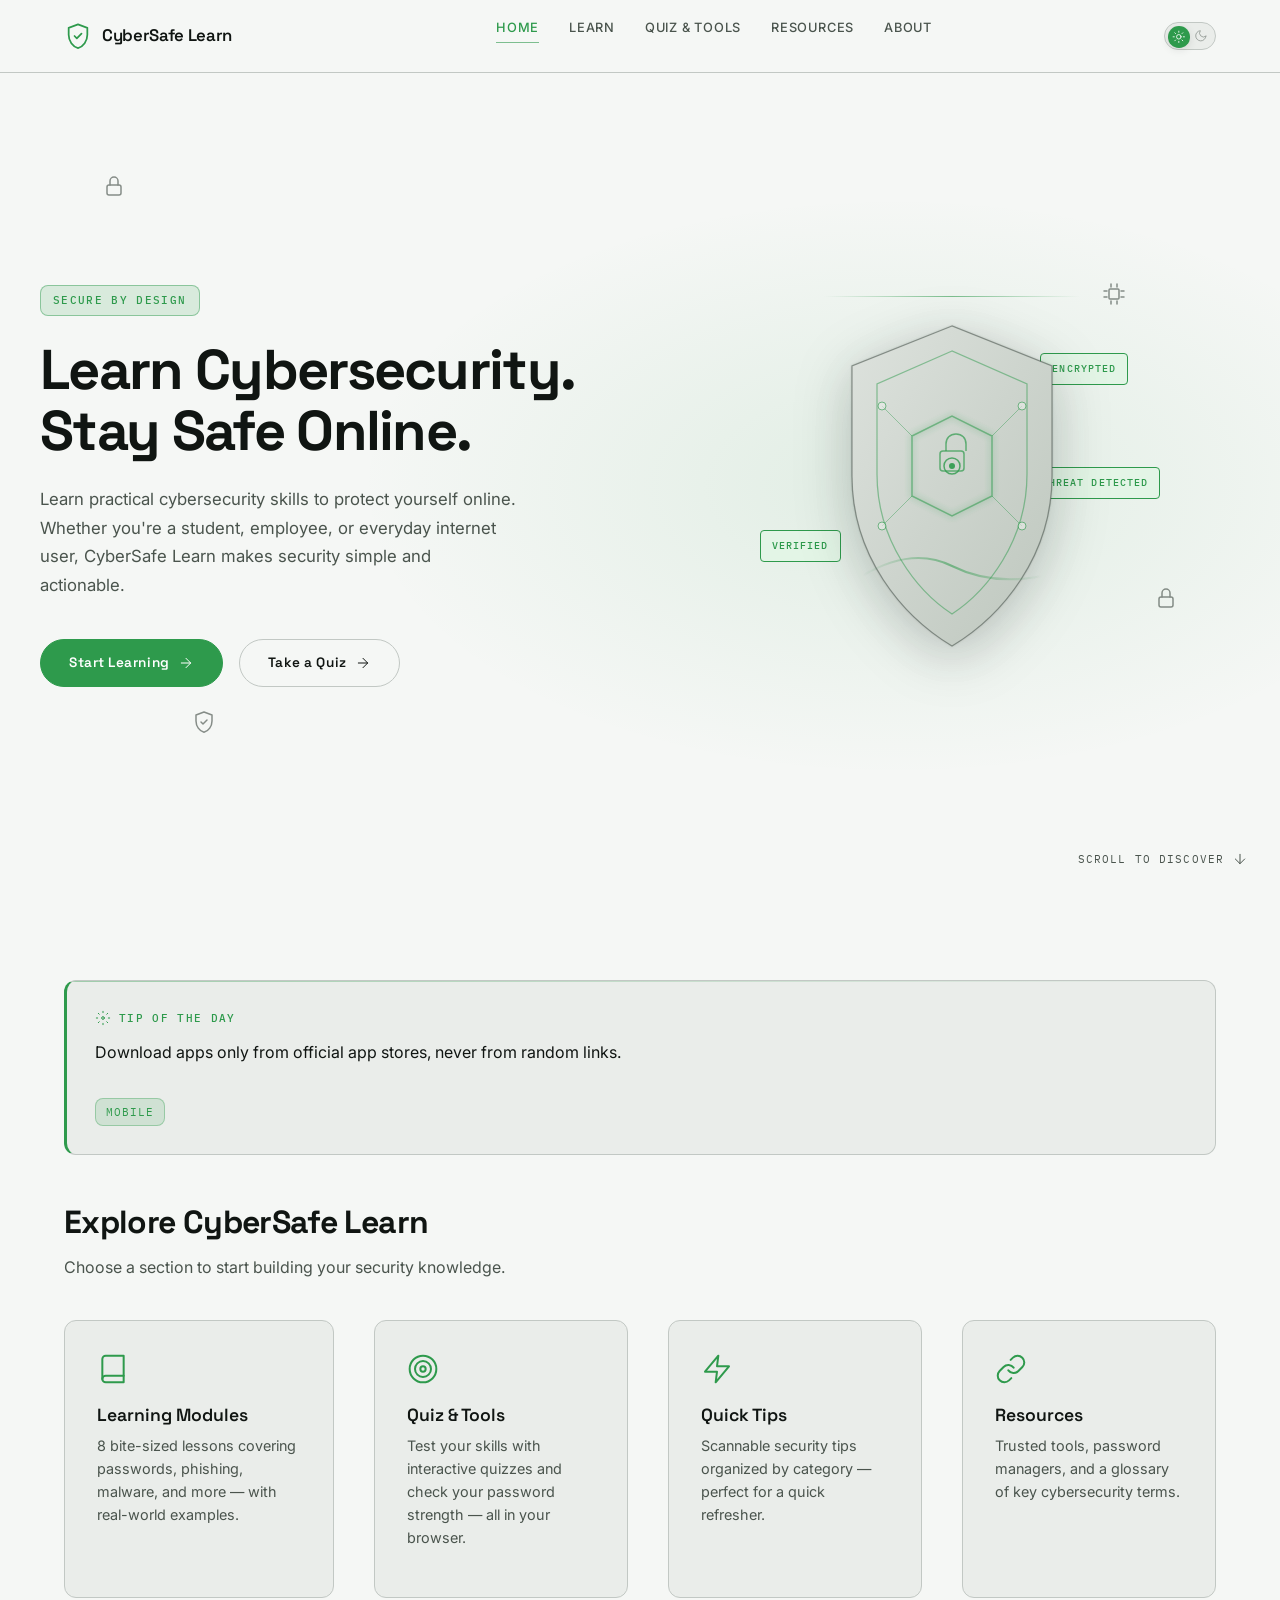
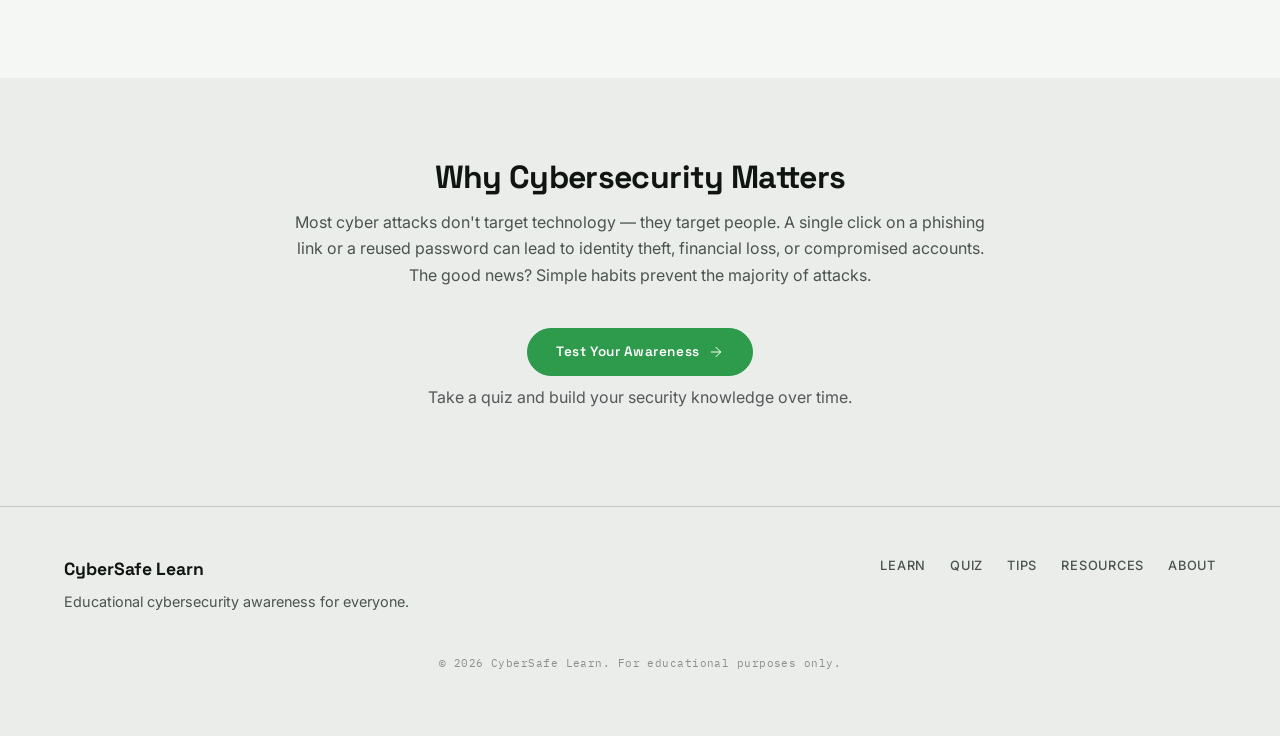
<file: index.html>
<!DOCTYPE html>
<html lang="en">
<head>
    <meta charset="UTF-8">
    <meta name="viewport" content="width=device-width, initial-scale=1.0">
    <meta name="description" content="CyberSafe Learn — Practical cybersecurity awareness for students and everyday internet users.">
    <title>Home | CyberSafe Learn</title>
    <script>
        (function () {
            var key = 'cybersafe-theme';
            var saved = localStorage.getItem(key);
            var theme = saved || (window.matchMedia('(prefers-color-scheme: light)').matches ? 'light' : 'dark');
            if (theme === 'light') document.documentElement.setAttribute('data-theme', 'light');
        })();
    </script>
    <link href="https://cdn.jsdelivr.net/npm/bootstrap@5.3.3/dist/css/bootstrap.min.css" rel="stylesheet">
    <link rel="stylesheet" href="assets/css/style.css">
    <link rel="preconnect" href="https://fonts.googleapis.com">
    <link rel="preconnect" href="https://fonts.gstatic.com" crossorigin>
    <link href="https://fonts.googleapis.com/css2?family=IBM+Plex+Mono:wght@400;500&family=Inter:wght@400;500;600&family=Space+Grotesk:wght@500;600;700&display=swap" rel="stylesheet">
</head>
<body data-page="index">
    <div id="site-header"></div>

    <main id="main-content">
        <section class="hero">
            <div class="hero-floaters" aria-hidden="true">
                <div class="floater floater--1"></div>
                <div class="floater floater--2"></div>
                <div class="floater floater--3"></div>
                <div class="floater floater--4"></div>
            </div>
            <div class="container hero-grid">
                <div class="hero-content">
                    <span class="hero-label data-tag">Secure by Design</span>
                    <h1>Learn Cybersecurity. Stay Safe Online.</h1>
                    <p>Learn practical cybersecurity skills to protect yourself online. Whether you're a student, employee, or everyday internet user, CyberSafe Learn makes security simple and actionable.</p>
                    <div class="hero-actions">
                        <a href="learn.html" class="btn btn-primary">Start Learning</a>
                        <a href="quiz.html" class="btn btn-secondary">Take a Quiz</a>
                    </div>
                </div>
                <div class="hero-visual" aria-hidden="true">
                    <div class="hero-shield-wrap">
                        <div class="hero-scan-line"></div>
                        <span class="hero-data-tag hero-data-tag--1">ENCRYPTED</span>
                        <span class="hero-data-tag hero-data-tag--2">VERIFIED</span>
                        <span class="hero-data-tag hero-data-tag--3">THREAT DETECTED</span>
                        <svg class="hero-shield" viewBox="0 0 320 380" fill="none" xmlns="http://www.w3.org/2000/svg">
                            <defs>
                                <linearGradient id="shieldGrad" x1="0%" y1="0%" x2="100%" y2="100%">
                                    <stop offset="0%" stop-color="var(--shield-grad-1)"/>
                                    <stop offset="50%" stop-color="var(--shield-grad-2)"/>
                                    <stop offset="100%" stop-color="var(--shield-grad-3)"/>
                                </linearGradient>
                                <linearGradient id="glowGrad" x1="0%" y1="0%" x2="100%" y2="0%">
                                    <stop offset="0%" stop-color="var(--shield-accent)" stop-opacity="0"/>
                                    <stop offset="50%" stop-color="var(--shield-accent)" stop-opacity="0.8"/>
                                    <stop offset="100%" stop-color="var(--shield-accent)" stop-opacity="0"/>
                                </linearGradient>
                                <filter id="glow">
                                    <feGaussianBlur stdDeviation="3" result="blur"/>
                                    <feMerge><feMergeNode in="blur"/><feMergeNode in="SourceGraphic"/></feMerge>
                                </filter>
                            </defs>
                            <path d="M160 30 L60 70 L60 180 C60 260 110 320 160 350 C210 320 260 260 260 180 L260 70 Z" fill="url(#shieldGrad)" stroke="var(--shield-stroke-muted)" stroke-width="1"/>
                            <path d="M160 55 L85 88 L85 178 C85 245 125 295 160 318 C195 295 235 245 235 178 L235 88 Z" fill="none" stroke="var(--shield-stroke-accent-faint)" stroke-width="1"/>
                            <path d="M120 140 L160 120 L200 140 L200 200 L160 220 L120 200 Z" fill="none" stroke="var(--shield-accent)" stroke-width="1.5" opacity="0.6" filter="url(#glow)"/>
                            <circle cx="160" cy="170" r="8" fill="none" stroke="var(--shield-accent)" stroke-width="1.5" opacity="0.8"/>
                            <circle cx="160" cy="170" r="3" fill="var(--shield-accent)" opacity="0.9"/>
                            <line x1="120" y1="140" x2="90" y2="110" stroke="var(--shield-accent)" stroke-width="1" opacity="0.4"/>
                            <line x1="200" y1="140" x2="230" y2="110" stroke="var(--shield-accent)" stroke-width="1" opacity="0.4"/>
                            <line x1="120" y1="200" x2="90" y2="230" stroke="var(--shield-accent)" stroke-width="1" opacity="0.4"/>
                            <line x1="200" y1="200" x2="230" y2="230" stroke="var(--shield-accent)" stroke-width="1" opacity="0.4"/>
                            <circle cx="90" cy="110" r="4" fill="var(--shield-node-fill)" stroke="var(--shield-accent)" stroke-width="1" opacity="0.6"/>
                            <circle cx="230" cy="110" r="4" fill="var(--shield-node-fill)" stroke="var(--shield-accent)" stroke-width="1" opacity="0.6"/>
                            <circle cx="90" cy="230" r="4" fill="var(--shield-node-fill)" stroke="var(--shield-accent)" stroke-width="1" opacity="0.6"/>
                            <circle cx="230" cy="230" r="4" fill="var(--shield-node-fill)" stroke="var(--shield-accent)" stroke-width="1" opacity="0.6"/>
                            <path d="M70 280 Q120 250 160 270 T250 280" fill="none" stroke="url(#glowGrad)" stroke-width="2" opacity="0.7"/>
                            <rect x="148" y="155" width="24" height="20" rx="3" fill="none" stroke="var(--shield-accent)" stroke-width="1.5" opacity="0.7"/>
                            <path d="M154 155 V148 C154 142 158 138 164 138 C170 138 174 142 174 148 V155" fill="none" stroke="var(--shield-accent)" stroke-width="1.5" opacity="0.7"/>
                        </svg>
                    </div>
                </div>
            </div>
            <a href="#explore" class="scroll-cue">Scroll to discover</a>
        </section>

        <section id="explore" class="section">
            <div class="container">
                <div id="tip-of-day"></div>
                <h2 class="section-title reveal">Explore CyberSafe Learn</h2>
                <p class="section-subtitle reveal reveal-delay-1">Choose a section to start building your security knowledge.</p>
                <div class="card-grid">
                    <a href="learn.html" class="card card-link reveal reveal-delay-1">
                        <div class="card-icon" aria-hidden="true"></div>
                        <h3>Learning Modules</h3>
                        <p>8 bite-sized lessons covering passwords, phishing, malware, and more — with real-world examples.</p>
                    </a>
                    <a href="quiz.html" class="card card-link reveal reveal-delay-2">
                        <div class="card-icon" aria-hidden="true"></div>
                        <h3>Quiz &amp; Tools</h3>
                        <p>Test your skills with interactive quizzes and check your password strength — all in your browser.</p>
                    </a>
                    <a href="tips.html" class="card card-link reveal reveal-delay-3">
                        <div class="card-icon" aria-hidden="true"></div>
                        <h3>Quick Tips</h3>
                        <p>Scannable security tips organized by category — perfect for a quick refresher.</p>
                    </a>
                    <a href="resources.html" class="card card-link reveal reveal-delay-4">
                        <div class="card-icon" aria-hidden="true"></div>
                        <h3>Resources</h3>
                        <p>Trusted tools, password managers, and a glossary of key cybersecurity terms.</p>
                    </a>
                </div>
            </div>
        </section>

        <section class="section section-alt">
            <div class="container text-center">
                <h2 class="section-title reveal">Why Cybersecurity Matters</h2>
                <p class="section-subtitle reveal reveal-delay-1" style="max-width: 700px; margin-left: auto; margin-right: auto;">
                    Most cyber attacks don't target technology — they target people. A single click on a phishing link or a reused password can lead to identity theft, financial loss, or compromised accounts. The good news? Simple habits prevent the majority of attacks.
                </p>
                <a href="quiz.html" class="btn btn-primary reveal reveal-delay-2">Test Your Awareness</a>
                <p class="text-muted mt-2 reveal reveal-delay-3">Take a quiz and build your security knowledge over time.</p>
            </div>
        </section>
    </main>

    <div id="site-footer"></div>

    <script src="assets/js/icons.js"></script>
    <script src="assets/js/data.js"></script>
    <script src="assets/js/layout.js"></script>
    <script src="assets/js/pages.js"></script>
    <script src="assets/js/main.js"></script>
    <script>
        document.addEventListener('DOMContentLoaded', () => {
            const icons = ['lock', 'chip', 'shield', 'lock'];
            document.querySelectorAll('.floater').forEach((el, i) => { el.innerHTML = getIcon(icons[i]); });
            const cardIcons = ['book', 'target', 'zap', 'link'];
            document.querySelectorAll('.card-grid .card-icon').forEach((el, i) => { el.innerHTML = getIcon(cardIcons[i], 'card-icon-svg'); });
            document.querySelector('.hero-actions .btn-primary').innerHTML += getIcon('arrow-right');
            document.querySelector('.hero-actions .btn-secondary').innerHTML += getIcon('arrow-right');
            document.querySelector('.scroll-cue').innerHTML += getIcon('arrow-down');
            document.querySelector('.section-alt .btn-primary').innerHTML += getIcon('arrow-right');
        });
    </script>
</body>
</html>
</file>
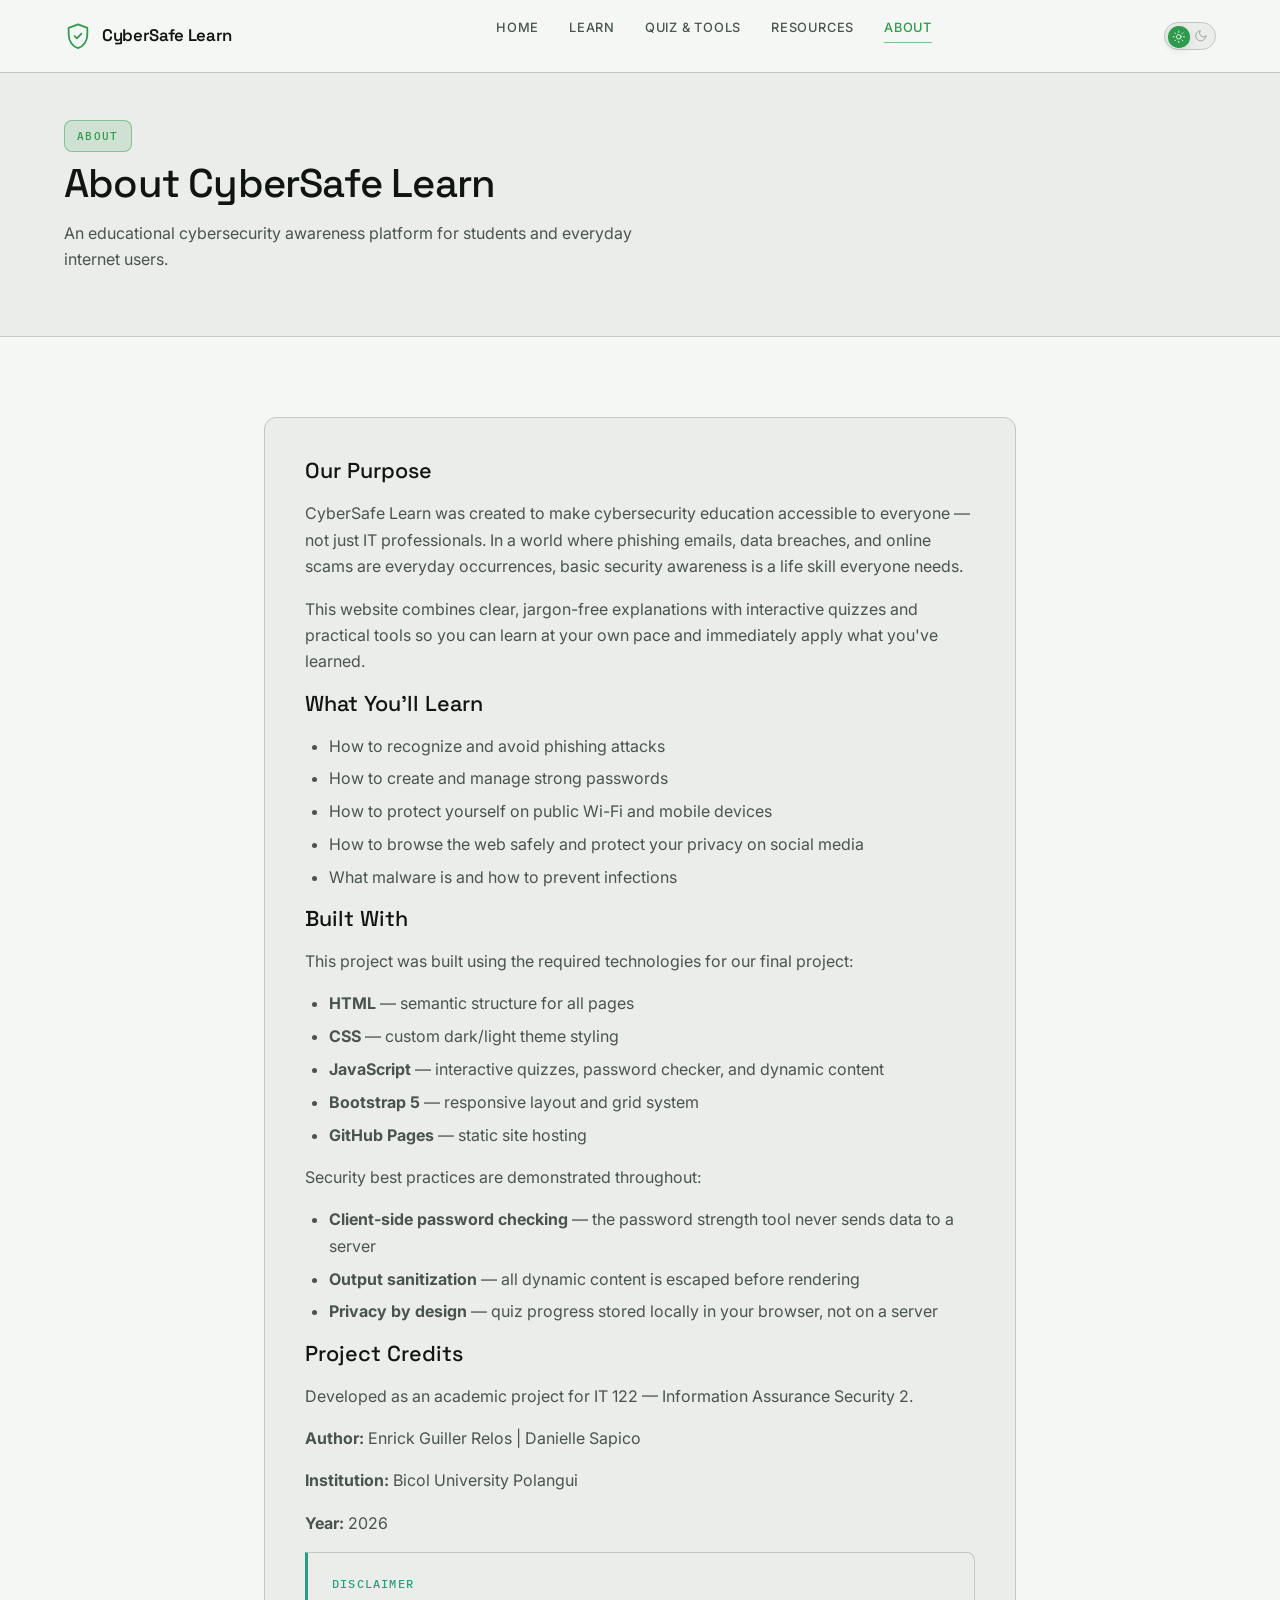
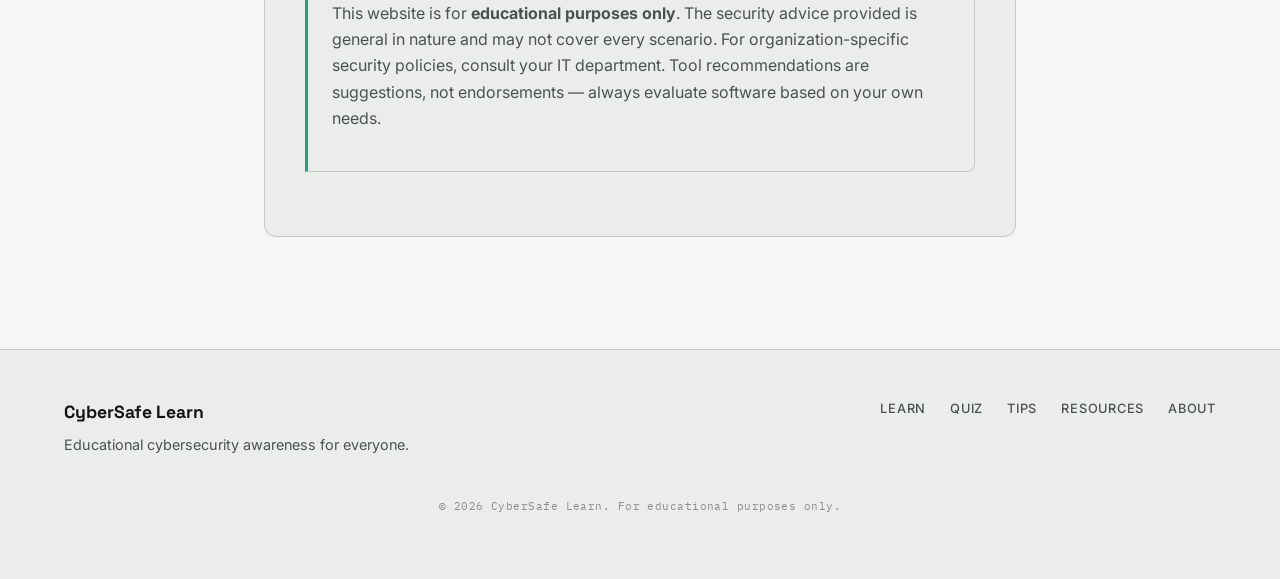
<file: about.html>
<!DOCTYPE html>
<html lang="en">
<head>
    <meta charset="UTF-8">
    <meta name="viewport" content="width=device-width, initial-scale=1.0">
    <meta name="description" content="CyberSafe Learn — About this educational cybersecurity project.">
    <title>About | CyberSafe Learn</title>
    <script>
        (function () {
            var key = 'cybersafe-theme';
            var saved = localStorage.getItem(key);
            var theme = saved || (window.matchMedia('(prefers-color-scheme: light)').matches ? 'light' : 'dark');
            if (theme === 'light') document.documentElement.setAttribute('data-theme', 'light');
        })();
    </script>
    <link href="https://cdn.jsdelivr.net/npm/bootstrap@5.3.3/dist/css/bootstrap.min.css" rel="stylesheet">
    <link rel="stylesheet" href="assets/css/style.css">
    <link rel="preconnect" href="https://fonts.googleapis.com">
    <link rel="preconnect" href="https://fonts.gstatic.com" crossorigin>
    <link href="https://fonts.googleapis.com/css2?family=IBM+Plex+Mono:wght@400;500&family=Inter:wght@400;500;600&family=Space+Grotesk:wght@500;600;700&display=swap" rel="stylesheet">
</head>
<body data-page="about">
    <div id="site-header"></div>

    <main id="main-content">
        <div class="page-header">
            <div class="container">
                <span class="data-tag">About</span>
                <h1 class="mt-2">About CyberSafe Learn</h1>
                <p>An educational cybersecurity awareness platform for students and everyday internet users.</p>
            </div>
        </div>

        <section class="section">
            <div class="container" style="max-width: 800px;">
                <article class="module-content">
                    <h2>Our Purpose</h2>
                    <p>CyberSafe Learn was created to make cybersecurity education accessible to everyone — not just IT professionals. In a world where phishing emails, data breaches, and online scams are everyday occurrences, basic security awareness is a life skill everyone needs.</p>
                    <p>This website combines clear, jargon-free explanations with interactive quizzes and practical tools so you can learn at your own pace and immediately apply what you've learned.</p>

                    <h2 class="mt-3">What You'll Learn</h2>
                    <ul style="padding-left: 1.5rem; margin-bottom: 1rem;">
                        <li>How to recognize and avoid phishing attacks</li>
                        <li>How to create and manage strong passwords</li>
                        <li>How to protect yourself on public Wi-Fi and mobile devices</li>
                        <li>How to browse the web safely and protect your privacy on social media</li>
                        <li>What malware is and how to prevent infections</li>
                    </ul>

                    <h2>Built With</h2>
                    <p>This project was built using the required technologies for our final project:</p>
                    <ul style="padding-left: 1.5rem; margin-bottom: 1rem;">
                        <li><strong>HTML</strong> — semantic structure for all pages</li>
                        <li><strong>CSS</strong> — custom dark/light theme styling</li>
                        <li><strong>JavaScript</strong> — interactive quizzes, password checker, and dynamic content</li>
                        <li><strong>Bootstrap 5</strong> — responsive layout and grid system</li>
                        <li><strong>GitHub Pages</strong> — static site hosting</li>
                    </ul>
                    <p>Security best practices are demonstrated throughout:</p>
                    <ul style="padding-left: 1.5rem; margin-bottom: 1rem;">
                        <li><strong>Client-side password checking</strong> — the password strength tool never sends data to a server</li>
                        <li><strong>Output sanitization</strong> — all dynamic content is escaped before rendering</li>
                        <li><strong>Privacy by design</strong> — quiz progress stored locally in your browser, not on a server</li>
                    </ul>

                    <h2>Project Credits</h2>
                    <p>Developed as an academic project for IT 122 — Information Assurance Security 2.</p>
                    <p><strong>Author:</strong> Enrick Guiller Relos | Danielle Sapico</p>
                    <p><strong>Institution:</strong> Bicol University Polangui</p>
                    <p><strong>Year:</strong> 2026</p>

                    <div class="example-box mt-3">
                        <h4>Disclaimer</h4>
                        <p>This website is for <strong>educational purposes only</strong>. The security advice provided is general in nature and may not cover every scenario. For organization-specific security policies, consult your IT department. Tool recommendations are suggestions, not endorsements — always evaluate software based on your own needs.</p>
                    </div>
                </article>
            </div>
        </section>
    </main>

    <div id="site-footer"></div>

    <script src="assets/js/icons.js"></script>
    <script src="assets/js/data.js"></script>
    <script src="assets/js/layout.js"></script>
    <script src="assets/js/main.js"></script>
</body>
</html>
</file>
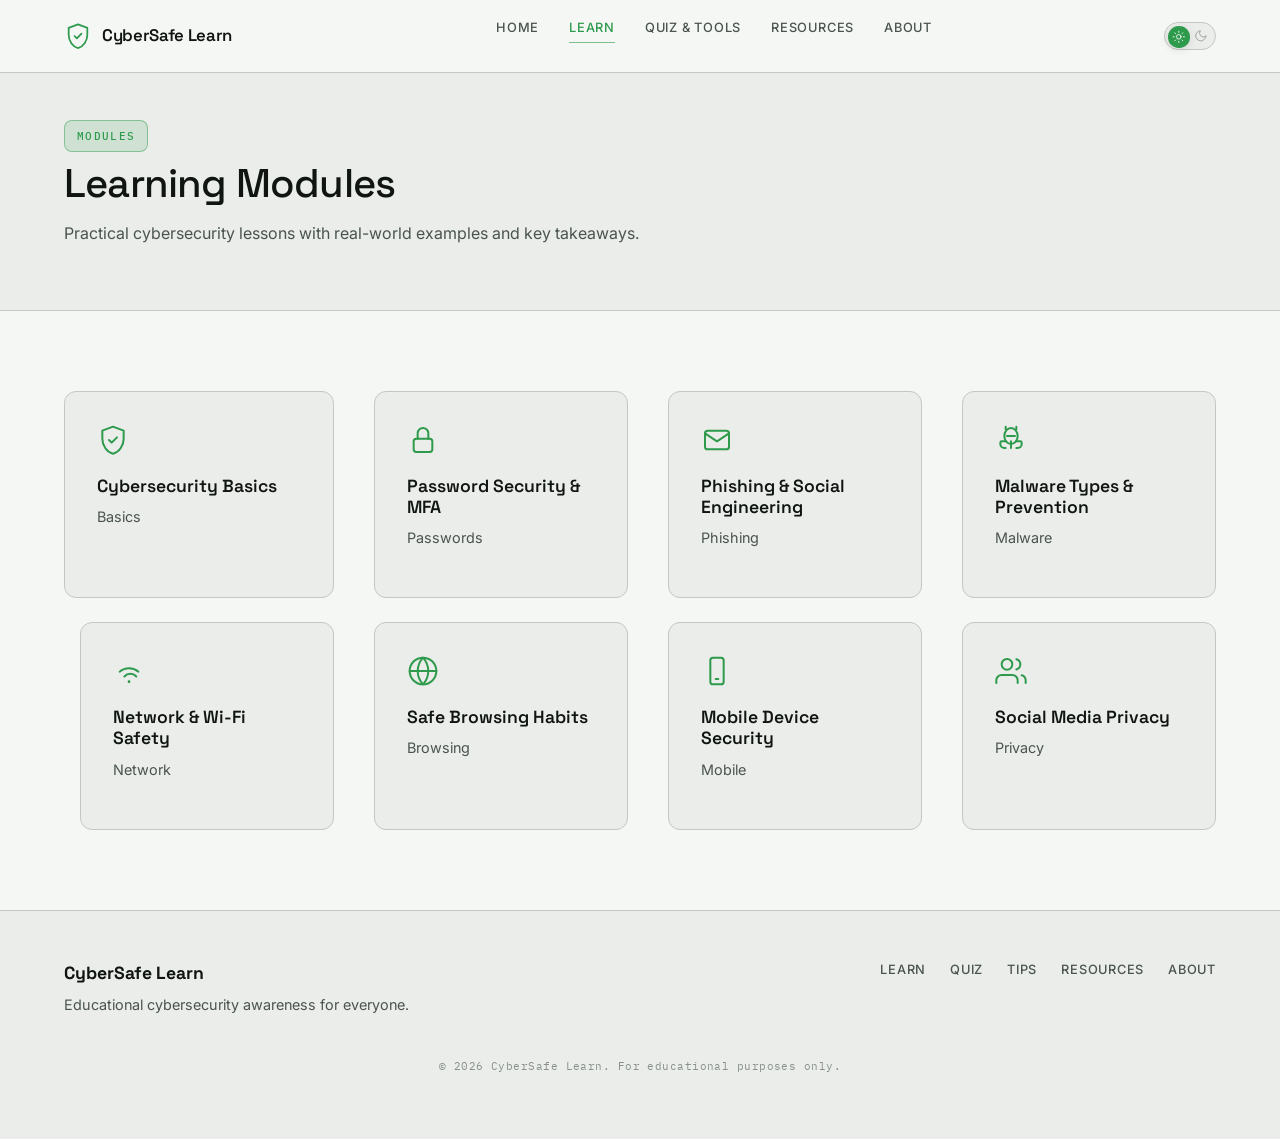
<file: learn.html>
<!DOCTYPE html>
<html lang="en">
<head>
    <meta charset="UTF-8">
    <meta name="viewport" content="width=device-width, initial-scale=1.0">
    <meta name="description" content="CyberSafe Learn — Learning modules for cybersecurity awareness.">
    <title>Learning Modules | CyberSafe Learn</title>
    <script>
        (function () {
            var key = 'cybersafe-theme';
            var saved = localStorage.getItem(key);
            var theme = saved || (window.matchMedia('(prefers-color-scheme: light)').matches ? 'light' : 'dark');
            if (theme === 'light') document.documentElement.setAttribute('data-theme', 'light');
        })();
    </script>
    <link href="https://cdn.jsdelivr.net/npm/bootstrap@5.3.3/dist/css/bootstrap.min.css" rel="stylesheet">
    <link rel="stylesheet" href="assets/css/style.css">
    <link rel="preconnect" href="https://fonts.googleapis.com">
    <link rel="preconnect" href="https://fonts.gstatic.com" crossorigin>
    <link href="https://fonts.googleapis.com/css2?family=IBM+Plex+Mono:wght@400;500&family=Inter:wght@400;500;600&family=Space+Grotesk:wght@500;600;700&display=swap" rel="stylesheet">
</head>
<body data-page="learn">
    <div id="site-header"></div>

    <main id="main-content">
        <div class="page-header">
            <div class="container">
                <span class="data-tag">Modules</span>
                <h1 class="mt-2">Learning Modules</h1>
                <p>Practical cybersecurity lessons with real-world examples and key takeaways.</p>
            </div>
        </div>

        <section class="section">
            <div class="container">
                <div id="module-grid" class="card-grid"></div>
            </div>
        </section>
    </main>

    <div id="site-footer"></div>

    <script src="assets/js/icons.js"></script>
    <script src="assets/js/data.js"></script>
    <script src="assets/js/layout.js"></script>
    <script src="assets/js/pages.js"></script>
    <script src="assets/js/main.js"></script>
</body>
</html>
</file>
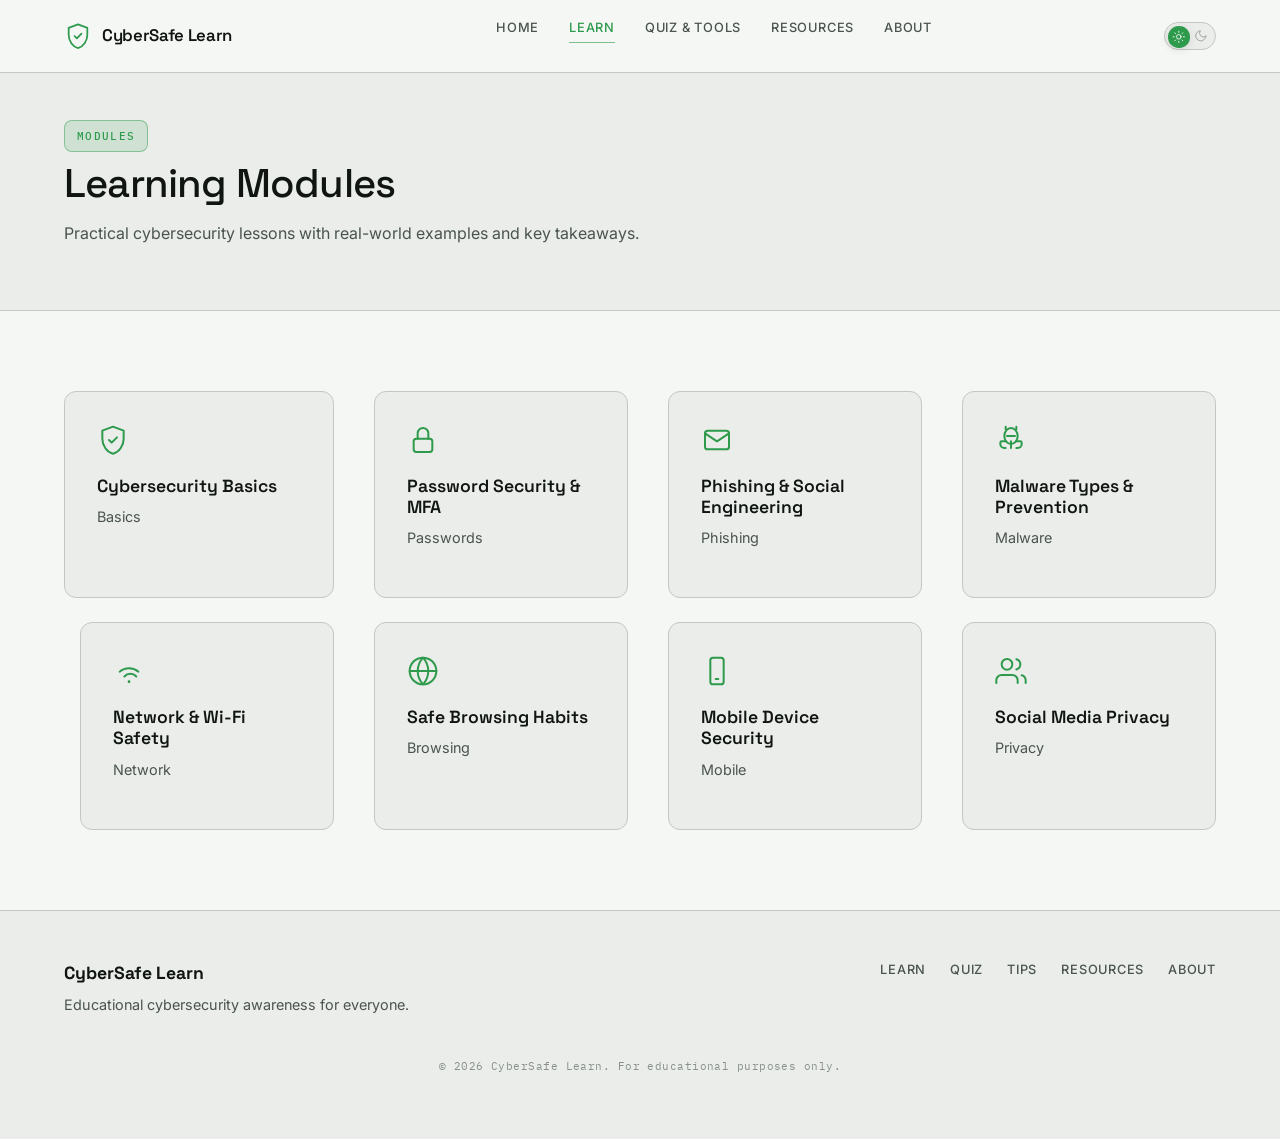
<file: module.html>
<!DOCTYPE html>
<html lang="en">
<head>
    <meta charset="UTF-8">
    <meta name="viewport" content="width=device-width, initial-scale=1.0">
    <meta name="description" content="CyberSafe Learn — Module details and quiz.">
    <title>Module | CyberSafe Learn</title>
    <script>
        (function () {
            var key = 'cybersafe-theme';
            var saved = localStorage.getItem(key);
            var theme = saved || (window.matchMedia('(prefers-color-scheme: light)').matches ? 'light' : 'dark');
            if (theme === 'light') document.documentElement.setAttribute('data-theme', 'light');
        })();
    </script>
    <link href="https://cdn.jsdelivr.net/npm/bootstrap@5.3.3/dist/css/bootstrap.min.css" rel="stylesheet">
    <link rel="stylesheet" href="assets/css/style.css">
    <link rel="preconnect" href="https://fonts.googleapis.com">
    <link rel="preconnect" href="https://fonts.gstatic.com" crossorigin>
    <link href="https://fonts.googleapis.com/css2?family=IBM+Plex+Mono:wght@400;500&family=Inter:wght@400;500;600&family=Space+Grotesk:wght@500;600;700&display=swap" rel="stylesheet">
</head>
<body data-page="module">
    <div id="site-header"></div>

    <main id="main-content">
        <div class="page-header">
            <div class="container" id="module-header"></div>
        </div>

        <section class="section">
            <div class="container" style="max-width: 800px;">
                <article class="module-content" id="module-content"></article>

                <div class="module-quiz-section" id="module-quiz">
                    <h2 class="section-title" id="module-quiz-title">Test Your Knowledge</h2>
                    <p class="text-muted">Answer these questions to reinforce what you learned in this module.</p>
                    <div id="module-quiz-area"></div>
                </div>
            </div>
        </section>
    </main>

    <div id="site-footer"></div>

    <script src="assets/js/icons.js"></script>
    <script src="assets/js/data.js"></script>
    <script src="assets/js/layout.js"></script>
    <script src="assets/js/quiz.js"></script>
    <script src="assets/js/pages.js"></script>
    <script src="assets/js/main.js"></script>
</body>
</html>
</file>
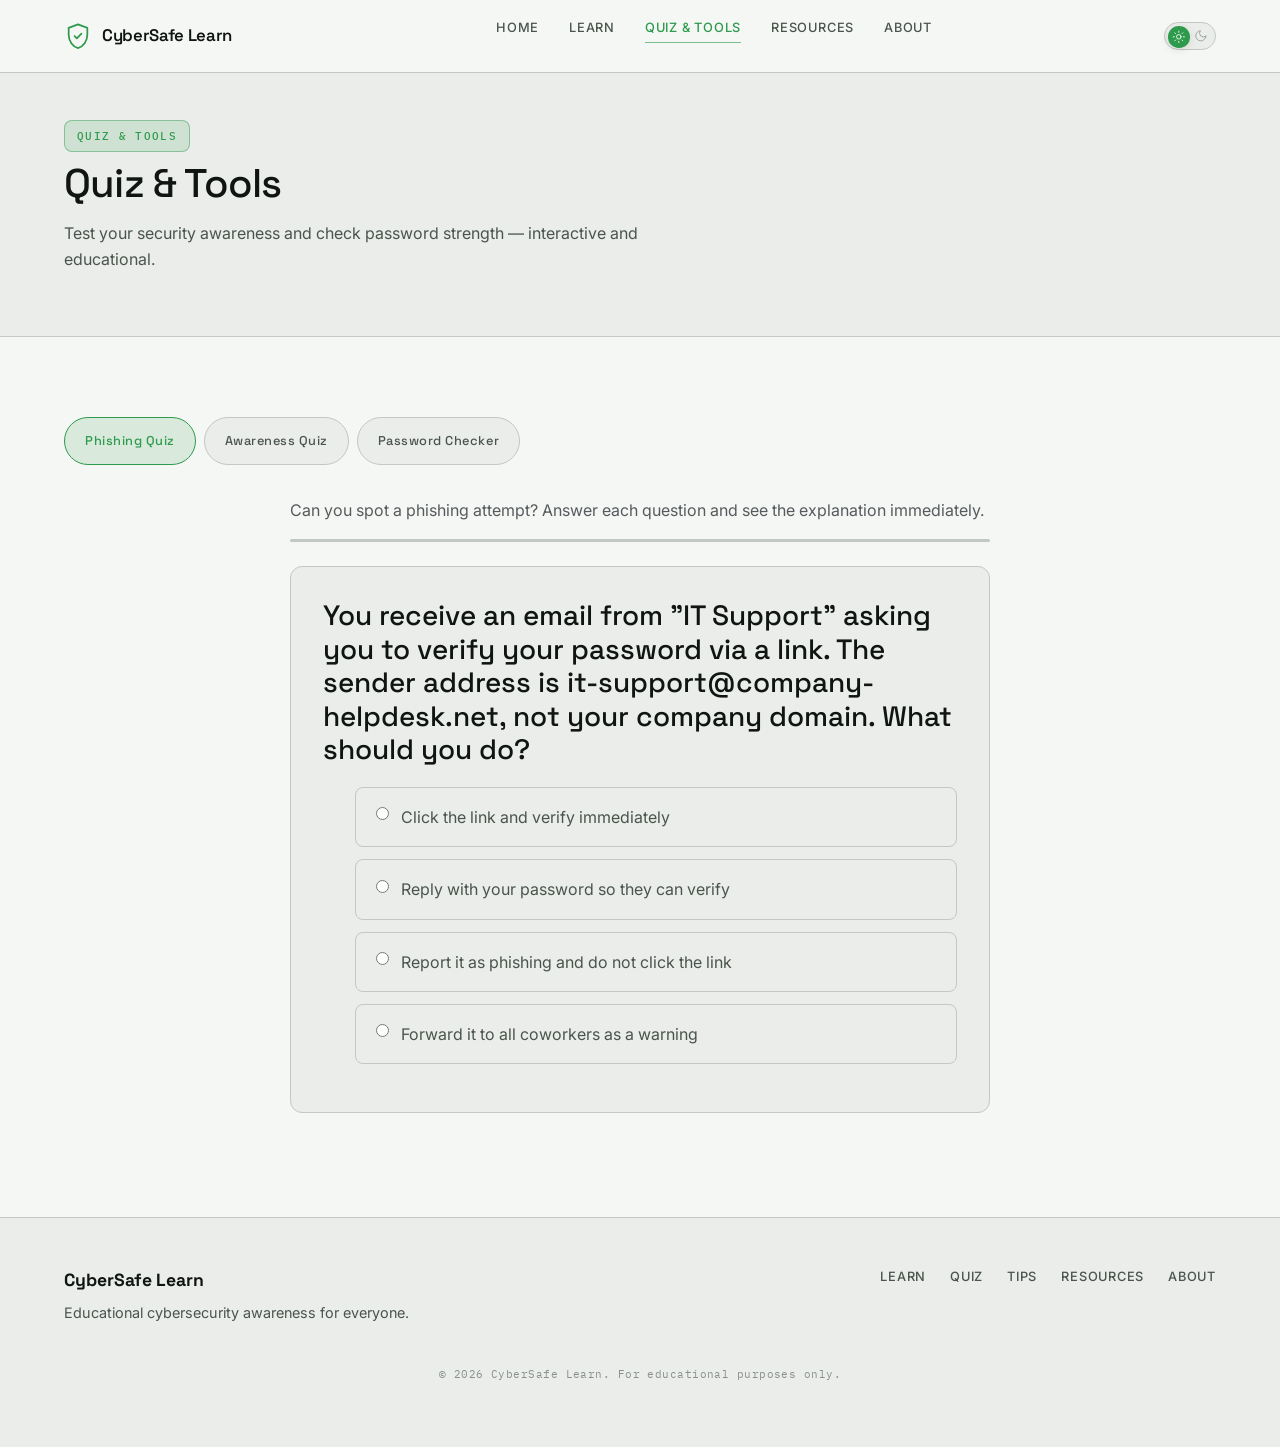
<file: quiz.html>
<!DOCTYPE html>
<html lang="en">
<head>
    <meta charset="UTF-8">
    <meta name="viewport" content="width=device-width, initial-scale=1.0">
    <meta name="description" content="CyberSafe Learn — Interactive quizzes and password strength checker.">
    <title>Quiz &amp; Tools | CyberSafe Learn</title>
    <script>
        (function () {
            var key = 'cybersafe-theme';
            var saved = localStorage.getItem(key);
            var theme = saved || (window.matchMedia('(prefers-color-scheme: light)').matches ? 'light' : 'dark');
            if (theme === 'light') document.documentElement.setAttribute('data-theme', 'light');
        })();
    </script>
    <link href="https://cdn.jsdelivr.net/npm/bootstrap@5.3.3/dist/css/bootstrap.min.css" rel="stylesheet">
    <link rel="stylesheet" href="assets/css/style.css">
    <link rel="preconnect" href="https://fonts.googleapis.com">
    <link rel="preconnect" href="https://fonts.gstatic.com" crossorigin>
    <link href="https://fonts.googleapis.com/css2?family=IBM+Plex+Mono:wght@400;500&family=Inter:wght@400;500;600&family=Space+Grotesk:wght@500;600;700&display=swap" rel="stylesheet">
</head>
<body data-page="quiz">
    <div id="site-header"></div>

    <main id="main-content">
        <div class="page-header">
            <div class="container">
                <span class="data-tag">Quiz &amp; Tools</span>
                <h1 class="mt-2">Quiz &amp; Tools</h1>
                <p>Test your security awareness and check password strength — interactive and educational.</p>
            </div>
        </div>

        <section class="section">
            <div class="container">
                <div class="quiz-tabs" role="tablist">
                    <button class="quiz-tab active" data-tab="phishing-quiz" role="tab">Phishing Quiz</button>
                    <button class="quiz-tab" data-tab="awareness-quiz" role="tab">Awareness Quiz</button>
                    <button class="quiz-tab" data-tab="password-tool" role="tab">Password Checker</button>
                </div>

                <div id="phishing-quiz" class="quiz-panel active" role="tabpanel">
                    <div class="quiz-container">
                        <p class="text-muted mb-3">Can you spot a phishing attempt? Answer each question and see the explanation immediately.</p>
                        <div class="quiz-engine" id="phishing-quiz-engine" data-quiz-type="phishing">
                            <div class="quiz-progress"><div class="quiz-progress-bar"></div></div>
                            <div class="quiz-question-area">
                                <div class="question-card">
                                    <h3 class="quiz-question-text"></h3>
                                    <ul class="quiz-options"></ul>
                                    <div class="explanation-box" style="display:none;"></div>
                                </div>
                                <button class="btn btn-primary quiz-next-btn" style="display:none;">Next Question</button>
                            </div>
                            <div class="quiz-result" style="display:none;">
                                <div class="score-circle"><span class="score-value"></span></div>
                                <h3>Quiz Complete!</h3>
                                <p class="result-message"></p>
                                <button type="button" class="btn btn-outline mt-2 quiz-retake-btn">Try Again</button>
                            </div>
                        </div>
                    </div>
                </div>

                <div id="awareness-quiz" class="quiz-panel" role="tabpanel">
                    <div class="quiz-container">
                        <p class="text-muted mb-3">A broader security awareness quiz covering passwords, malware, networks, and more.</p>
                        <div class="quiz-engine" id="awareness-quiz-engine" data-quiz-type="awareness">
                            <div class="quiz-progress"><div class="quiz-progress-bar"></div></div>
                            <div class="quiz-question-area">
                                <div class="question-card">
                                    <h3 class="quiz-question-text"></h3>
                                    <ul class="quiz-options"></ul>
                                    <div class="explanation-box" style="display:none;"></div>
                                </div>
                                <button class="btn btn-primary quiz-next-btn" style="display:none;">Next Question</button>
                            </div>
                            <div class="quiz-result" style="display:none;">
                                <div class="score-circle"><span class="score-value"></span></div>
                                <div class="awareness-badge"></div>
                                <h3>Quiz Complete!</h3>
                                <p class="result-message"></p>
                                <button type="button" class="btn btn-outline mt-2 quiz-retake-btn">Try Again</button>
                            </div>
                        </div>
                    </div>
                </div>

                <div id="password-tool" class="quiz-panel" role="tabpanel">
                    <div class="password-checker">
                        <h2 class="section-title text-center">Password Strength Checker</h2>
                        <p class="text-muted text-center mb-3">Type a password below to see how strong it is. Nothing is sent to any server.</p>
                        <div class="question-card">
                            <div class="password-input-group">
                                <label for="password-input">Test a password</label>
                                <div class="password-field">
                                    <input type="password" id="password-input" placeholder="Enter a password to check..." autocomplete="off">
                                    <button type="button" class="toggle-password" aria-label="Show password" data-target="password-input"></button>
                                </div>
                            </div>
                            <div class="strength-meter">
                                <div class="strength-meter-fill" id="strength-meter-fill"></div>
                            </div>
                            <p class="strength-label" id="strength-label">Enter a password to check</p>
                            <ul class="strength-tips" id="strength-criteria">
                                <li data-criterion="length" class="unmet">At least 12 characters</li>
                                <li data-criterion="upper" class="unmet">Contains uppercase letter</li>
                                <li data-criterion="lower" class="unmet">Contains lowercase letter</li>
                                <li data-criterion="number" class="unmet">Contains a number</li>
                                <li data-criterion="special" class="unmet">Contains special character</li>
                                <li data-criterion="unique" class="unmet">No repeated character sequences</li>
                            </ul>
                            <p class="privacy-note" id="privacy-note">This tool runs entirely in your browser. Your password is never transmitted or stored.</p>
                        </div>
                    </div>
                </div>
            </div>
        </section>
    </main>

    <div id="site-footer"></div>

    <script src="assets/js/icons.js"></script>
    <script src="assets/js/data.js"></script>
    <script src="assets/js/layout.js"></script>
    <script src="assets/js/quiz.js"></script>
    <script src="assets/js/pages.js"></script>
    <script src="assets/js/main.js"></script>
    <script src="assets/js/password-checker.js"></script>
    <script src="assets/js/password-toggle.js"></script>
    <script>
        document.addEventListener('DOMContentLoaded', () => {
            const note = document.getElementById('privacy-note');
            if (note) note.innerHTML = getIcon('lock') + ' ' + note.textContent;
        });
    </script>
</body>
</html>
</file>
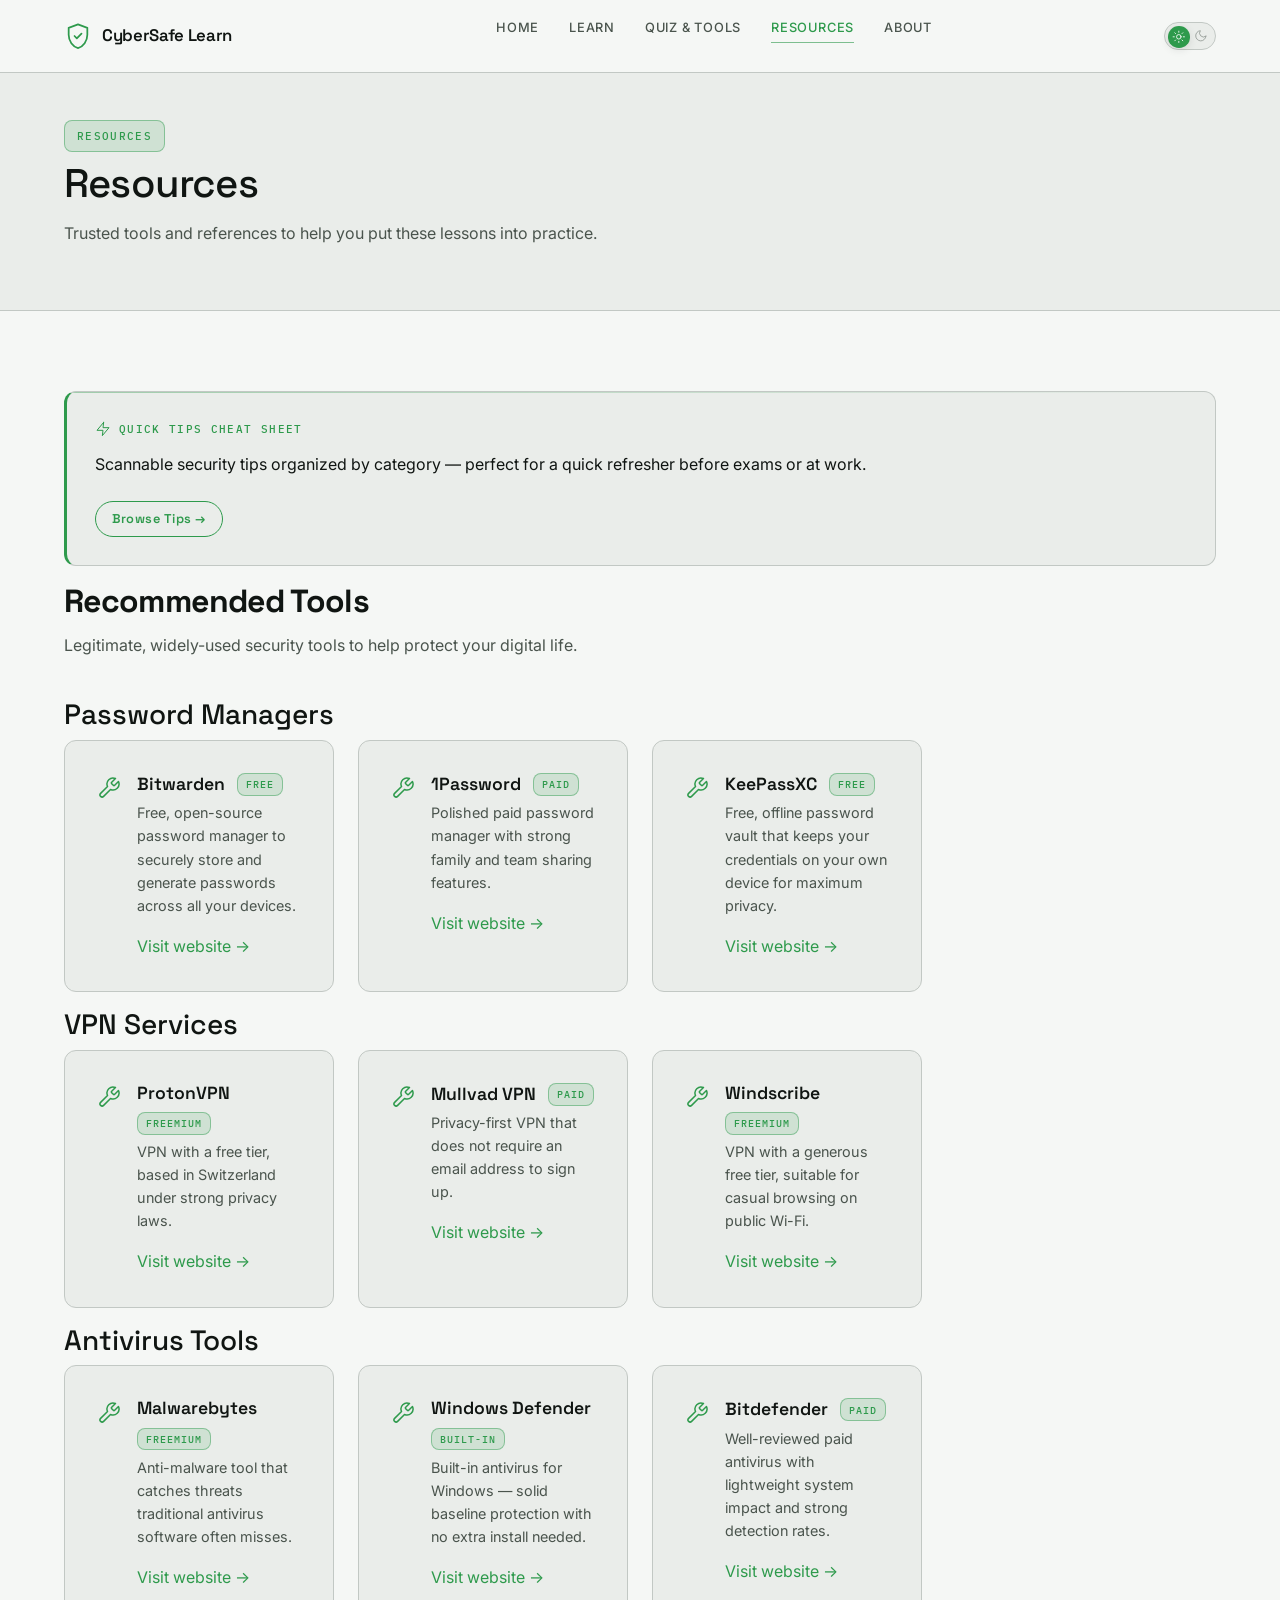
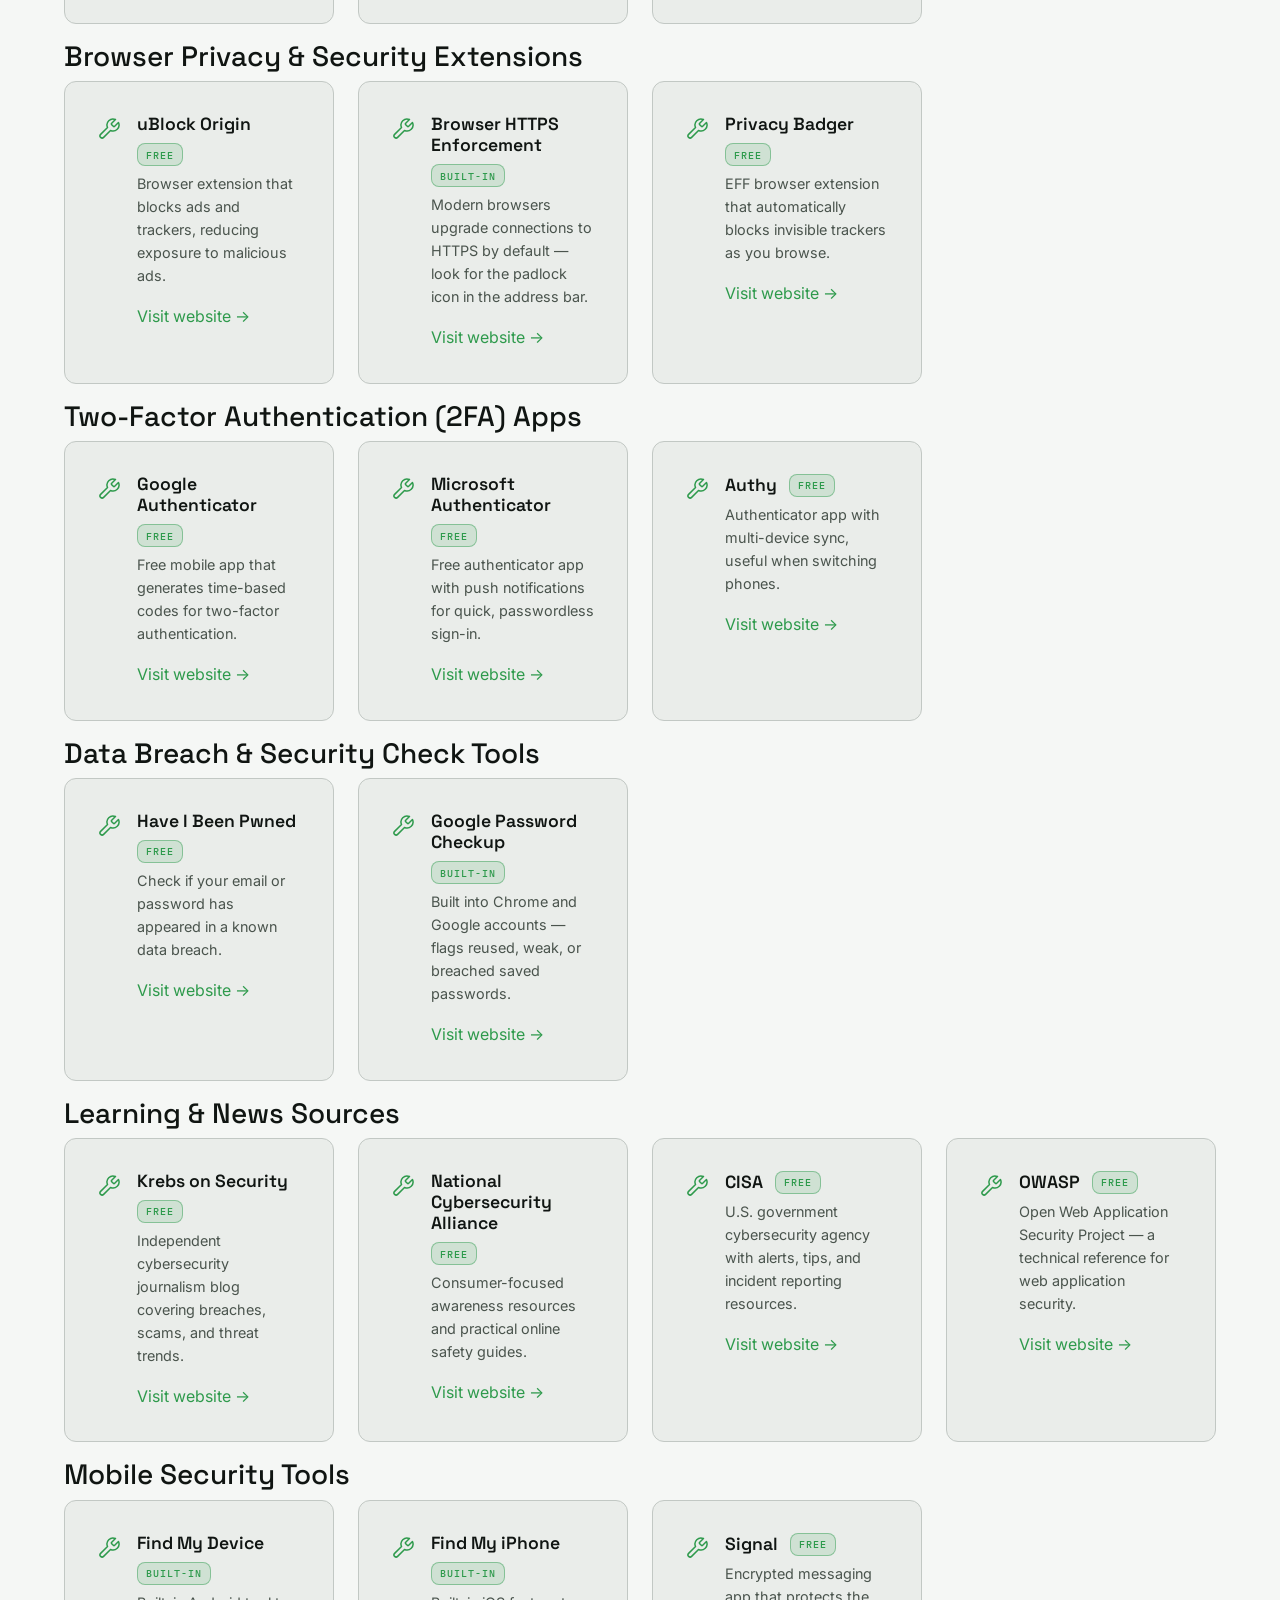
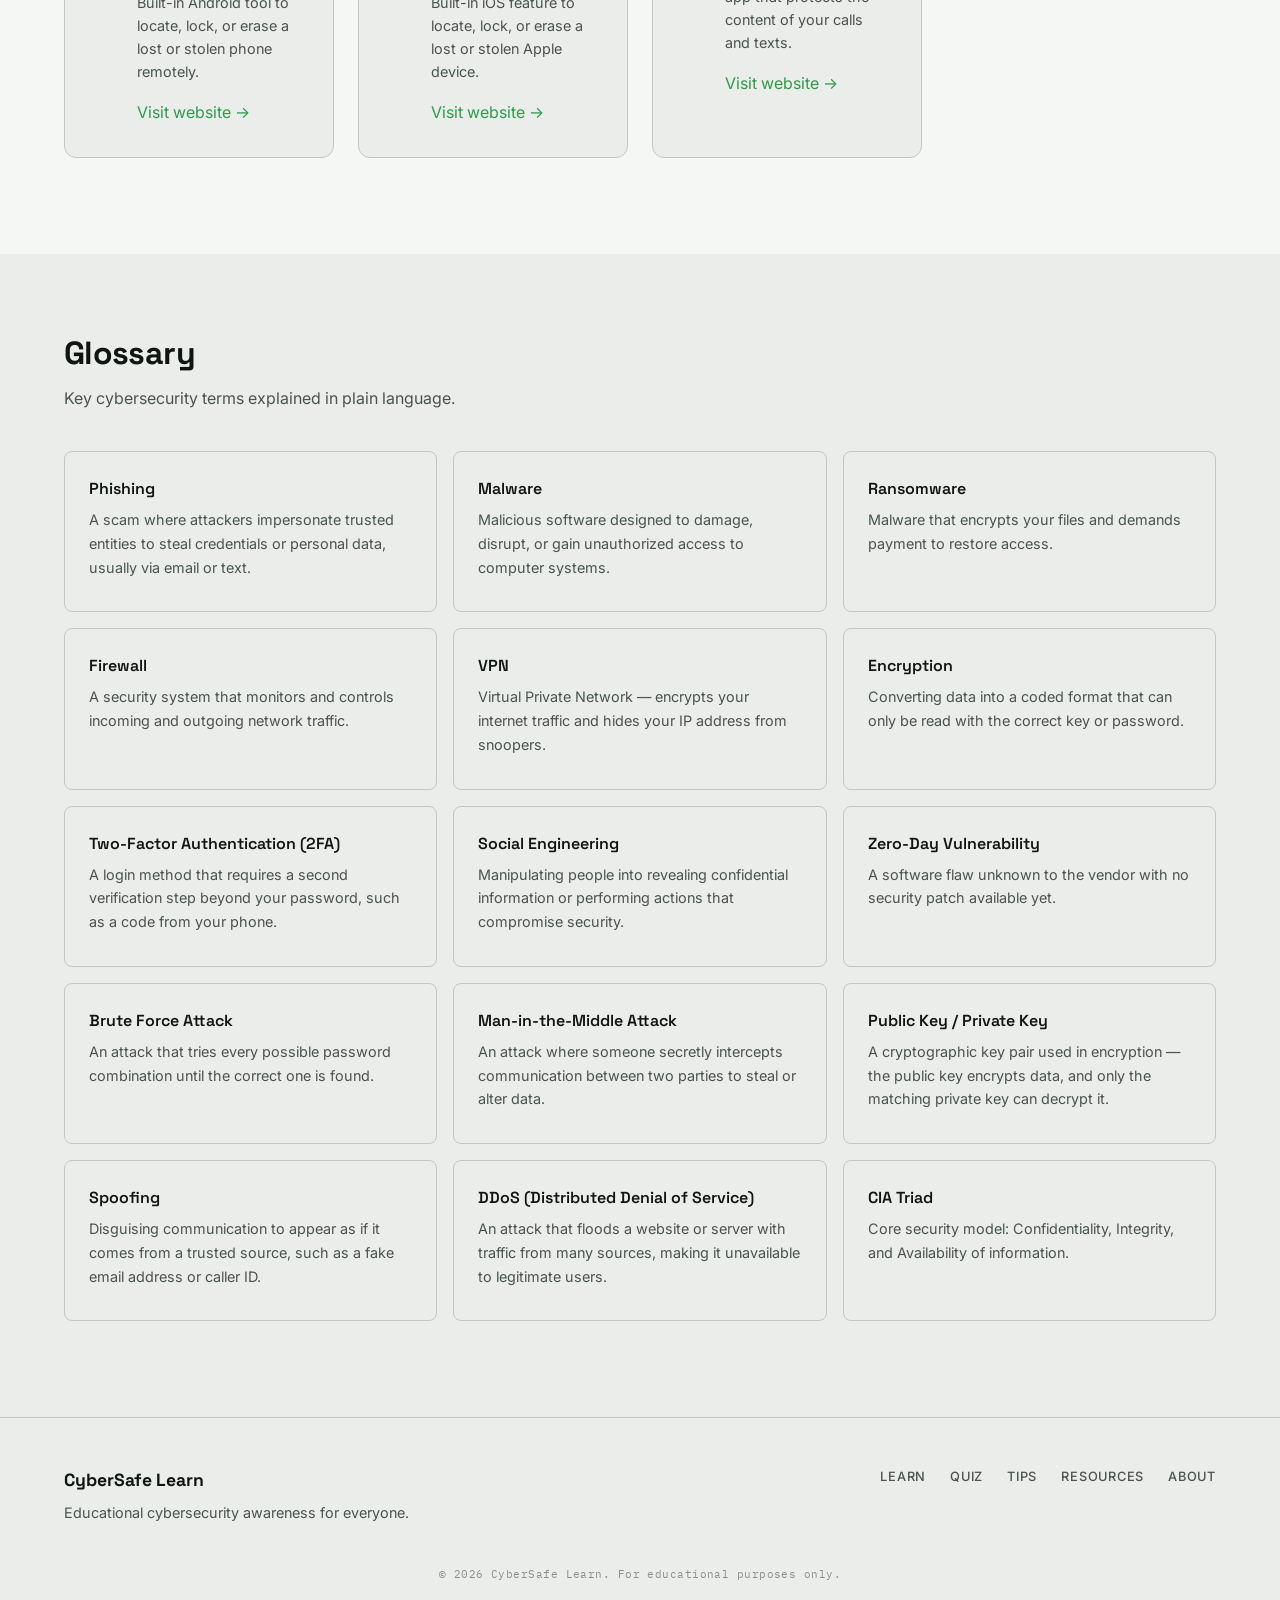
<file: resources.html>
<!DOCTYPE html>
<html lang="en">
<head>
    <meta charset="UTF-8">
    <meta name="viewport" content="width=device-width, initial-scale=1.0">
    <meta name="description" content="CyberSafe Learn — Security tools and glossary.">
    <title>Resources | CyberSafe Learn</title>
    <script>
        (function () {
            var key = 'cybersafe-theme';
            var saved = localStorage.getItem(key);
            var theme = saved || (window.matchMedia('(prefers-color-scheme: light)').matches ? 'light' : 'dark');
            if (theme === 'light') document.documentElement.setAttribute('data-theme', 'light');
        })();
    </script>
    <link href="https://cdn.jsdelivr.net/npm/bootstrap@5.3.3/dist/css/bootstrap.min.css" rel="stylesheet">
    <link rel="stylesheet" href="assets/css/style.css">
    <link rel="preconnect" href="https://fonts.googleapis.com">
    <link rel="preconnect" href="https://fonts.gstatic.com" crossorigin>
    <link href="https://fonts.googleapis.com/css2?family=IBM+Plex+Mono:wght@400;500&family=Inter:wght@400;500;600&family=Space+Grotesk:wght@500;600;700&display=swap" rel="stylesheet">
</head>
<body data-page="resources">
    <div id="site-header"></div>

    <main id="main-content">
        <div class="page-header">
            <div class="container">
                <span class="data-tag">Resources</span>
                <h1 class="mt-2">Resources</h1>
                <p>Trusted tools and references to help you put these lessons into practice.</p>
            </div>
        </div>

        <section class="section">
            <div class="container">
                <div class="tip-widget mb-3">
                    <div class="tip-label" id="tips-link-label">Quick Tips Cheat Sheet</div>
                    <p>Scannable security tips organized by category — perfect for a quick refresher before exams or at work.</p>
                    <a href="tips.html" class="btn btn-outline btn-sm mt-2">Browse Tips &rarr;</a>
                </div>

                <h2 class="section-title">Recommended Tools</h2>
                <p class="section-subtitle">Legitimate, widely-used security tools to help protect your digital life.</p>
                <div id="tools-container"></div>
            </div>
        </section>

        <section class="section section-alt">
            <div class="container">
                <h2 class="section-title">Glossary</h2>
                <p class="section-subtitle">Key cybersecurity terms explained in plain language.</p>
                <dl class="glossary-grid" id="glossary-container"></dl>
            </div>
        </section>
    </main>

    <div id="site-footer"></div>

    <script src="assets/js/icons.js"></script>
    <script src="assets/js/data.js"></script>
    <script src="assets/js/layout.js"></script>
    <script src="assets/js/pages.js"></script>
    <script src="assets/js/main.js"></script>
    <script>
        document.addEventListener('DOMContentLoaded', () => {
            const label = document.getElementById('tips-link-label');
            if (label) label.innerHTML = getIcon('zap') + ' Quick Tips Cheat Sheet';
        });
    </script>
</body>
</html>
</file>
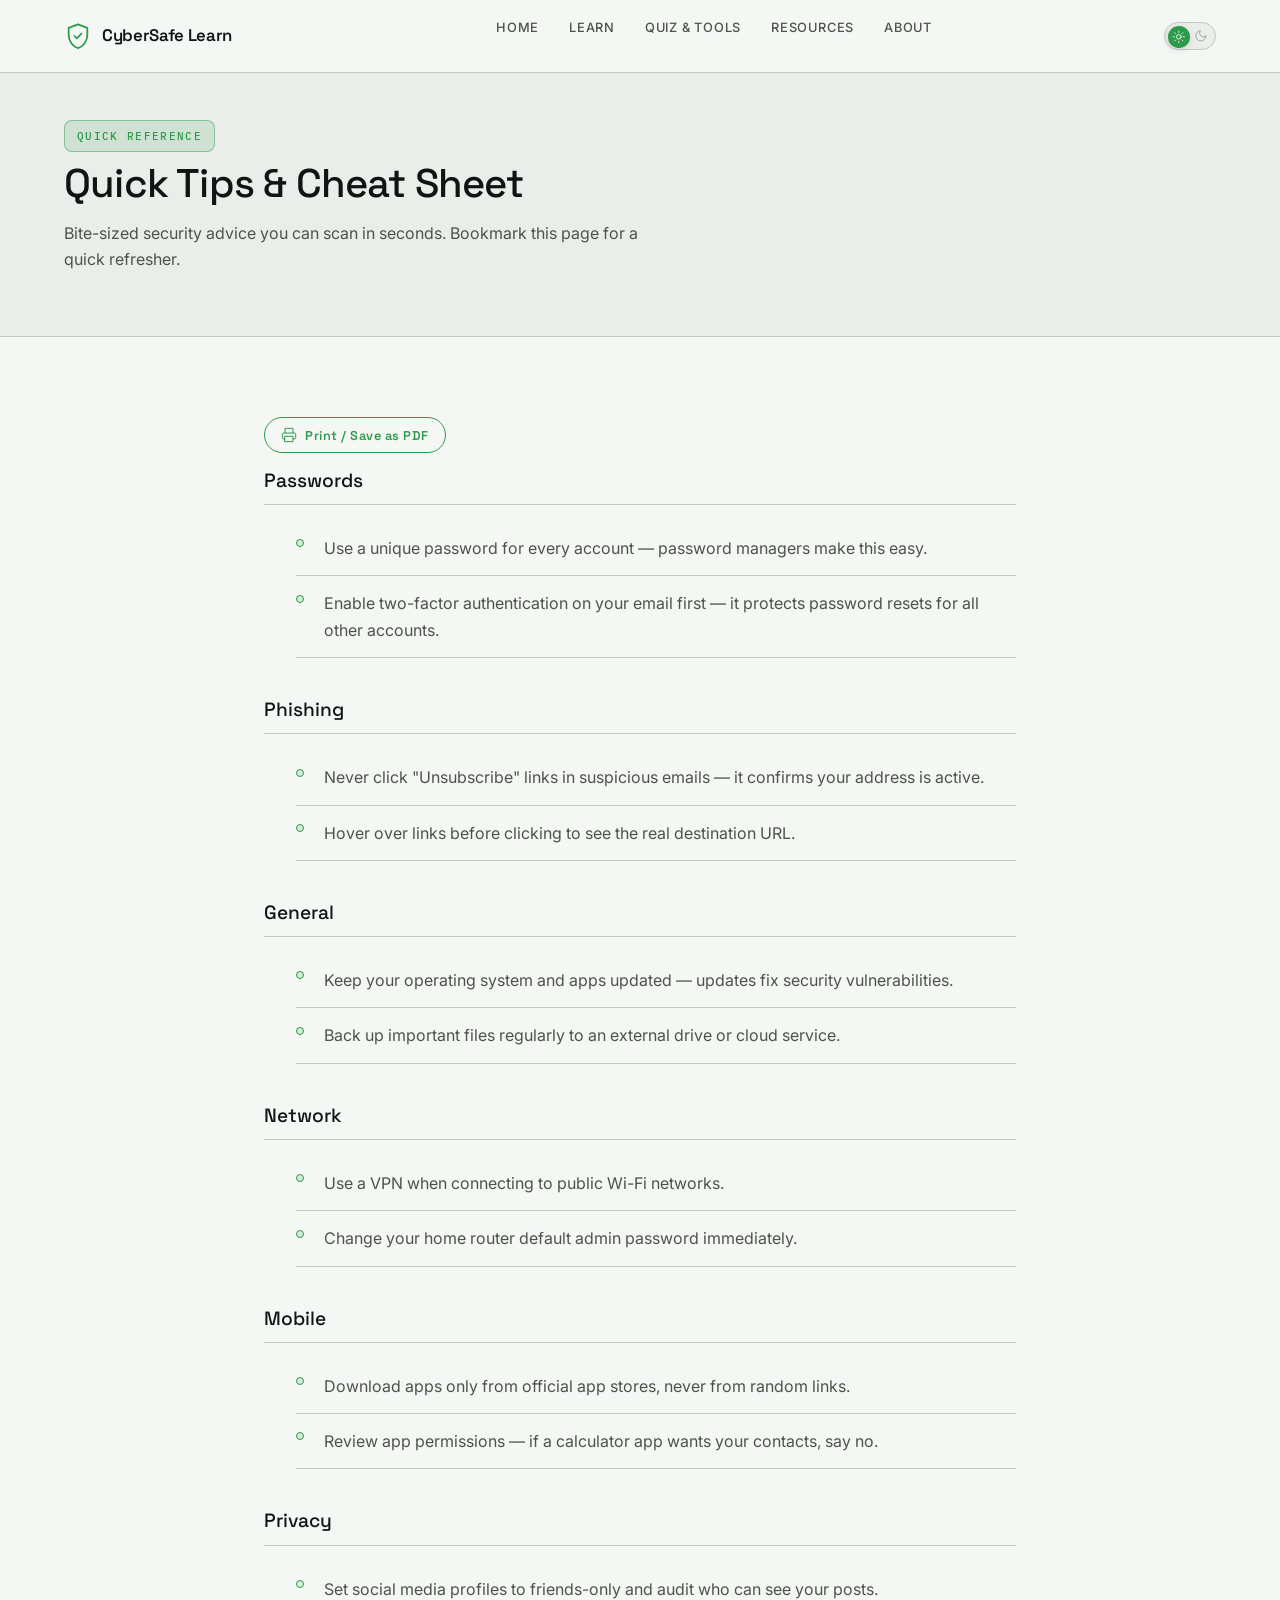
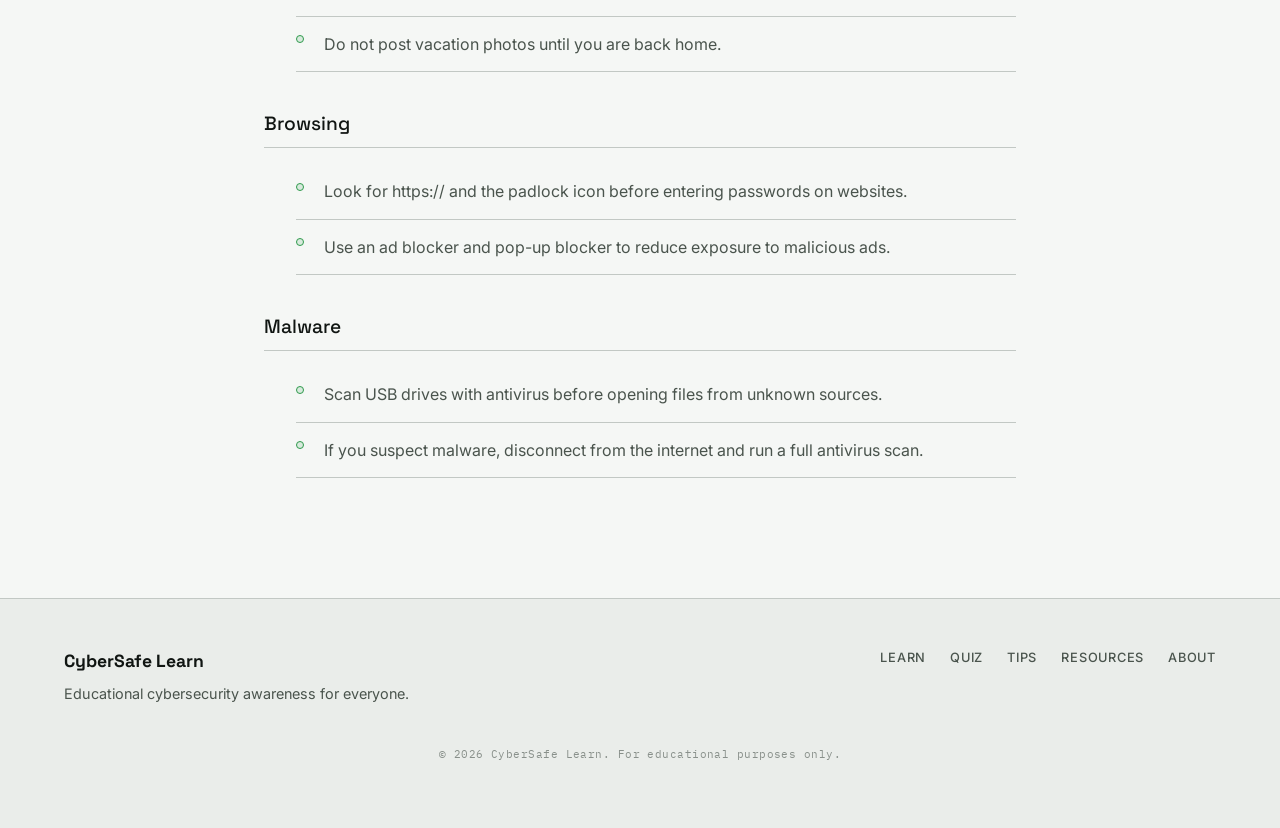
<file: tips.html>
<!DOCTYPE html>
<html lang="en">
<head>
    <meta charset="UTF-8">
    <meta name="viewport" content="width=device-width, initial-scale=1.0">
    <meta name="description" content="CyberSafe Learn — Quick security tips cheat sheet.">
    <title>Quick Tips | CyberSafe Learn</title>
    <script>
        (function () {
            var key = 'cybersafe-theme';
            var saved = localStorage.getItem(key);
            var theme = saved || (window.matchMedia('(prefers-color-scheme: light)').matches ? 'light' : 'dark');
            if (theme === 'light') document.documentElement.setAttribute('data-theme', 'light');
        })();
    </script>
    <link href="https://cdn.jsdelivr.net/npm/bootstrap@5.3.3/dist/css/bootstrap.min.css" rel="stylesheet">
    <link rel="stylesheet" href="assets/css/style.css">
    <link rel="preconnect" href="https://fonts.googleapis.com">
    <link rel="preconnect" href="https://fonts.gstatic.com" crossorigin>
    <link href="https://fonts.googleapis.com/css2?family=IBM+Plex+Mono:wght@400;500&family=Inter:wght@400;500;600&family=Space+Grotesk:wght@500;600;700&display=swap" rel="stylesheet">
</head>
<body data-page="tips">
    <div id="site-header"></div>

    <main id="main-content">
        <div class="page-header">
            <div class="container">
                <span class="data-tag">Quick Reference</span>
                <h1 class="mt-2">Quick Tips &amp; Cheat Sheet</h1>
                <p>Bite-sized security advice you can scan in seconds. Bookmark this page for a quick refresher.</p>
            </div>
        </div>

        <section class="section">
            <div class="container" style="max-width: 800px;">
                <p class="text-muted mb-3">
                    <button onclick="window.print()" class="btn btn-outline btn-sm" id="print-btn">Print / Save as PDF</button>
                </p>
                <div id="tips-container"></div>
            </div>
        </section>
    </main>

    <div id="site-footer"></div>

    <script src="assets/js/icons.js"></script>
    <script src="assets/js/data.js"></script>
    <script src="assets/js/layout.js"></script>
    <script src="assets/js/pages.js"></script>
    <script src="assets/js/main.js"></script>
    <script>
        document.addEventListener('DOMContentLoaded', () => {
            const btn = document.getElementById('print-btn');
            if (btn) btn.innerHTML = getIcon('print') + ' Print / Save as PDF';
        });
    </script>
</body>
</html>
</file>
<file: assets/css/style.css>
/* CyberSafe Learn — Dark premium UI
   Alethia-inspired: elegant, quietly futuristic, cybersecurity education */

:root {
    --color-bg: #0A0F0C;
    --color-bg-elevated: #0F1612;
    --color-bg-section: #121A16;
    --color-surface: #161F1A;
    --color-surface-hover: #1A2520;
    --color-primary: #C6FF3D;
    --color-primary-dark: #A8E032;
    --color-primary-light: #D4FF66;
    --color-accent: #C6FF3D;
    --color-accent-hover: #D4FF66;
    --color-accent-muted: rgba(198, 255, 61, 0.12);
    --color-accent-glow: rgba(198, 255, 61, 0.35);
    --color-accent-border: rgba(198, 255, 61, 0.25);
    --color-accent-border-subtle: rgba(198, 255, 61, 0.2);
    --color-accent-border-faint: rgba(198, 255, 61, 0.15);
    --color-on-accent: #0A0F0C;
    --color-secondary: #39C6A8;
    --color-success: #39FF88;
    --color-success-muted: rgba(57, 255, 136, 0.1);
    --color-success-border: rgba(57, 255, 136, 0.3);
    --color-warning: #E9C46A;
    --color-warning-muted: rgba(233, 196, 106, 0.12);
    --color-warning-border: rgba(233, 196, 106, 0.3);
    --color-danger: #E05C3A;
    --color-danger-muted: rgba(224, 92, 58, 0.15);
    --color-danger-border: rgba(224, 92, 58, 0.3);
    --color-danger-hover: #c94e30;
    --color-info-muted: rgba(57, 198, 168, 0.1);
    --color-info-border: rgba(57, 198, 168, 0.3);
    --color-text: #F5F5F0;
    --color-text-muted: #A8B0AA;
    --color-border: rgba(168, 176, 170, 0.12);
    --color-border-hover: rgba(198, 255, 61, 0.4);
    --color-header-bg: rgba(10, 15, 12, 0.85);
    --color-mobile-nav-bg: rgba(10, 15, 12, 0.97);
    --color-hero-gradient: rgba(198, 255, 61, 0.06);
    --color-hero-tag-bg: rgba(10, 15, 12, 0.8);
    --color-hero-tag-border: rgba(198, 255, 61, 0.3);
    --color-hero-shadow: rgba(0, 0, 0, 0.5);
    --color-pulse-glow-start: rgba(198, 255, 61, 0.2);
    --color-pulse-glow-end: rgba(198, 255, 61, 0.4);
    --shield-grad-1: #1A2520;
    --shield-grad-2: #161F1A;
    --shield-grad-3: #0F1612;
    --shield-accent: #C6FF3D;
    --shield-node-fill: #161F1A;
    --shield-stroke-muted: rgba(168, 176, 170, 0.2);
    --shield-stroke-accent-faint: rgba(198, 255, 61, 0.15);
    --shadow-sm: 0 2px 8px rgba(0, 0, 0, 0.3);
    --shadow-md: 0 8px 24px rgba(0, 0, 0, 0.4);
    --shadow-lg: 0 16px 48px rgba(0, 0, 0, 0.5);
    --shadow-glow: 0 0 20px var(--color-accent-glow);
    --radius: 8px;
    --radius-lg: 12px;
    --radius-pill: 999px;
    --font-heading: 'Space Grotesk', -apple-system, BlinkMacSystemFont, sans-serif;
    --font-body: 'Inter', -apple-system, BlinkMacSystemFont, 'Segoe UI', sans-serif;
    --font-mono: 'IBM Plex Mono', 'Consolas', monospace;
    --max-width: 1200px;
    --header-height: 72px;
    --theme-transition: 0.25s ease;
}

[data-theme="light"] {
    color-scheme: light;
    --color-bg: #F5F7F5;
    --color-bg-elevated: #EAEDEA;
    --color-bg-section: #EAEDEA;
    --color-surface: #EAEDEA;
    --color-surface-hover: #E0E4E0;
    --color-primary: #2E9A4C;
    --color-primary-dark: #258040;
    --color-primary-light: #358F47;
    --color-accent: #2E9A4C;
    --color-accent-hover: #258040;
    --color-accent-muted: rgba(46, 154, 76, 0.14);
    --color-accent-glow: rgba(46, 154, 76, 0.22);
    --color-accent-border: rgba(46, 154, 76, 0.45);
    --color-accent-border-subtle: rgba(46, 154, 76, 0.35);
    --color-accent-border-faint: rgba(46, 154, 76, 0.28);
    --color-on-accent: #FFFFFF;
    --color-secondary: #2A9D85;
    --color-success: #1F9E5F;
    --color-success-muted: rgba(31, 158, 95, 0.12);
    --color-success-border: rgba(31, 158, 95, 0.4);
    --color-warning: #9A7209;
    --color-warning-muted: rgba(154, 114, 9, 0.12);
    --color-warning-border: rgba(154, 114, 9, 0.35);
    --color-danger: #C44A2A;
    --color-danger-muted: rgba(196, 74, 42, 0.1);
    --color-danger-border: rgba(196, 74, 42, 0.4);
    --color-danger-hover: #A83E24;
    --color-info-muted: rgba(42, 157, 133, 0.12);
    --color-info-border: rgba(42, 157, 133, 0.4);
    --color-text: #101512;
    --color-text-muted: #4A544D;
    --color-icon-default: #4A544D;
    --color-badge-bg: #E3F5E6;
    --color-badge-border: #2E9A4C;
    --color-border: #C2C8C4;
    --color-border-hover: rgba(46, 154, 76, 0.5);
    --color-header-bg: rgba(245, 247, 245, 0.92);
    --color-mobile-nav-bg: rgba(245, 247, 245, 0.98);
    --color-hero-gradient: rgba(46, 154, 76, 0.1);
    --color-hero-tag-bg: #E3F5E6;
    --color-hero-tag-border: #2E9A4C;
    --color-hero-shadow: rgba(16, 21, 18, 0.2);
    --color-pulse-glow-start: rgba(46, 154, 76, 0.18);
    --color-pulse-glow-end: rgba(46, 154, 76, 0.32);
    --shield-grad-1: #DDE2DD;
    --shield-grad-2: #CDD4CD;
    --shield-grad-3: #BEC7BE;
    --shield-accent: #2E9A4C;
    --shield-node-fill: #EAEDEA;
    --shield-stroke-muted: rgba(74, 84, 77, 0.55);
    --shield-stroke-accent-faint: rgba(46, 154, 76, 0.5);
    --shadow-sm: 0 2px 8px rgba(16, 21, 18, 0.1);
    --shadow-md: 0 8px 24px rgba(16, 21, 18, 0.12);
    --shadow-lg: 0 16px 48px rgba(16, 21, 18, 0.14);
    --shadow-glow: 0 0 0 1px rgba(46, 154, 76, 0.25), 0 4px 16px rgba(46, 154, 76, 0.15);
}

html {
    scroll-behavior: smooth;
    color-scheme: dark;
}

*, *::before, *::after {
    box-sizing: border-box;
    margin: 0;
    padding: 0;
}

body.theme-animate,
body.theme-animate *,
body.theme-animate *::before,
body.theme-animate *::after {
    transition:
        background-color var(--theme-transition),
        color var(--theme-transition),
        border-color var(--theme-transition),
        box-shadow var(--theme-transition),
        fill var(--theme-transition),
        stroke var(--theme-transition),
        stop-color var(--theme-transition) !important;
}

body {
    font-family: var(--font-body);
    font-size: 1rem;
    line-height: 1.65;
    color: var(--color-text);
    background: var(--color-bg);
    min-height: 100vh;
    display: flex;
    flex-direction: column;
    -webkit-font-smoothing: antialiased;
}

img {
    max-width: 100%;
    height: auto;
}

a {
    color: var(--color-accent);
    text-decoration: none;
    transition: color 0.25s ease;
}

a:hover {
    color: var(--color-primary-light);
}

.container {
    width: 100%;
    max-width: var(--max-width);
    margin: 0 auto;
    padding: 0 1.5rem;
}

/* Icons */
.icon {
    width: 1.25em;
    height: 1.25em;
    display: inline-block;
    vertical-align: middle;
    flex-shrink: 0;
}

.card-icon-svg {
    width: 2rem;
    height: 2rem;
    color: var(--color-accent);
}

.logo-icon-svg {
    width: 1.75rem;
    height: 1.75rem;
    color: var(--color-accent);
}

/* Skip link */
.skip-link {
    position: absolute;
    top: -100%;
    left: 1rem;
    background: var(--color-accent);
    color: var(--color-on-accent);
    padding: 0.5rem 1rem;
    border-radius: var(--radius);
    z-index: 1000;
    font-weight: 600;
}

.skip-link:focus {
    top: 1rem;
}

/* Header — fixed, minimal */
.site-header {
    background: var(--color-header-bg);
    backdrop-filter: blur(12px);
    -webkit-backdrop-filter: blur(12px);
    border-bottom: 1px solid var(--color-border);
    position: fixed;
    top: 0;
    left: 0;
    right: 0;
    z-index: 100;
}

.header-inner {
    display: flex;
    align-items: center;
    justify-content: space-between;
    height: var(--header-height);
    gap: 1rem;
}

.header-actions {
    display: flex;
    align-items: center;
    gap: 0.5rem;
    flex-shrink: 0;
}

.logo {
    display: flex;
    align-items: center;
    gap: 0.625rem;
    font-family: var(--font-heading);
    font-weight: 600;
    font-size: 1.05rem;
    color: var(--color-text);
    letter-spacing: -0.02em;
}

.logo:hover {
    color: var(--color-text);
}

.main-nav ul {
    display: flex;
    align-items: center;
    gap: 0.125rem;
    list-style: none;
}

.main-nav a {
    display: block;
    padding: 0.5rem 0.875rem;
    color: var(--color-text-muted);
    font-size: 0.8rem;
    font-weight: 500;
    letter-spacing: 0.06em;
    text-transform: uppercase;
    border-radius: var(--radius);
    transition: color 0.25s, background 0.25s;
    position: relative;
}

.main-nav a:hover {
    color: var(--color-text);
}

.main-nav a.active {
    color: var(--color-accent);
}

.main-nav a:not(.nav-cta):not(.nav-logout):hover::after,
.main-nav a:not(.nav-cta):not(.nav-logout).active::after {
    content: '';
    position: absolute;
    bottom: 0.25rem;
    left: 0.875rem;
    right: 0.875rem;
    height: 1px;
    background: var(--color-accent);
    opacity: 0.6;
}

.main-nav .nav-cta {
    background: transparent;
    color: var(--color-accent) !important;
    border: 1px solid var(--color-accent);
    border-radius: var(--radius-pill);
    padding: 0.5rem 1.25rem;
    margin-left: 0.5rem;
    letter-spacing: 0.08em;
}

.main-nav .nav-cta::after {
    display: none !important;
}

.main-nav .nav-cta:hover {
    background: var(--color-accent);
    color: var(--color-on-accent) !important;
}

/* Theme toggle */
.theme-toggle {
    display: inline-flex;
    align-items: center;
    padding: 0;
    border: none;
    background: transparent;
    cursor: pointer;
    border-radius: var(--radius-pill);
}

.theme-toggle:focus-visible {
    outline: 2px solid var(--color-accent);
    outline-offset: 3px;
}

.theme-toggle-track {
    position: relative;
    display: grid;
    grid-template-columns: 1fr 1fr;
    align-items: center;
    width: 3.25rem;
    height: 1.75rem;
    padding: 0.2rem;
    background: var(--color-surface);
    border: 1px solid var(--color-border);
    border-radius: var(--radius-pill);
    transition: border-color var(--theme-transition), background var(--theme-transition);
}

.theme-toggle:hover .theme-toggle-track {
    border-color: var(--color-border-hover);
}

.theme-toggle-icon {
    display: flex;
    align-items: center;
    justify-content: center;
    z-index: 1;
    color: var(--color-text-muted);
    opacity: 0.55;
    transition: color var(--theme-transition), opacity var(--theme-transition);
}

.theme-toggle-svg {
    width: 0.85rem;
    height: 0.85rem;
}

.theme-toggle-thumb {
    position: absolute;
    top: 0.2rem;
    left: 0.2rem;
    width: 1.35rem;
    height: 1.35rem;
    background: var(--color-accent);
    border-radius: 50%;
    box-shadow: var(--shadow-sm);
    transform: translateX(1.5rem);
    transition: transform var(--theme-transition), background var(--theme-transition);
    display: flex;
    align-items: center;
    justify-content: center;
    z-index: 2;
}

.theme-toggle-thumb-icon {
    display: none;
    color: var(--color-on-accent);
}

.theme-toggle-thumb-icon--moon {
    display: flex;
}

[data-theme="light"] .theme-toggle-thumb {
    transform: translateX(0);
}

[data-theme="light"] .theme-toggle-thumb-icon--moon {
    display: none;
}

[data-theme="light"] .theme-toggle-thumb-icon--sun {
    display: flex;
}

[data-theme="light"] .theme-toggle-icon--sun {
    opacity: 0.35;
}

[data-theme="light"] .theme-toggle-icon--moon {
    opacity: 0.55;
}

.main-nav .nav-logout {
    color: var(--color-text-muted);
    text-transform: none;
    letter-spacing: normal;
    font-size: 0.85rem;
}

.nav-toggle {
    display: none;
    flex-direction: column;
    gap: 5px;
    background: none;
    border: none;
    cursor: pointer;
    padding: 0.5rem;
}

.nav-toggle span {
    display: block;
    width: 24px;
    height: 2px;
    background: var(--color-text);
    transition: 0.3s;
}

/* Main content offset for fixed header */
main {
    flex: 1;
    padding-top: var(--header-height);
}

/* Data tags — monospace labels */
.data-tag {
    font-family: var(--font-mono);
    font-size: 0.7rem;
    font-weight: 500;
    letter-spacing: 0.12em;
    text-transform: uppercase;
    color: var(--color-accent);
    background: var(--color-accent-muted);
    border: 1px solid var(--color-accent-border);
    padding: 0.35rem 0.75rem;
    border-radius: var(--radius);
    display: inline-block;
}

/* Hero section */
.hero {
    position: relative;
    min-height: calc(100vh - var(--header-height));
    display: flex;
    align-items: center;
    overflow: hidden;
    background: var(--color-bg);
}

.hero::before {
    content: '';
    position: absolute;
    inset: 0;
    background: radial-gradient(ellipse 60% 50% at 70% 50%, var(--color-hero-gradient) 0%, transparent 70%);
    pointer-events: none;
}

.hero-grid {
    display: grid;
    grid-template-columns: 1fr 1fr;
    gap: 3rem;
    align-items: center;
    position: relative;
    z-index: 2;
    padding: 4rem 0;
}

.hero-content {
    max-width: 540px;
}

.hero-label {
    margin-bottom: 1.5rem;
}

.hero h1 {
    font-family: var(--font-heading);
    font-size: clamp(2.25rem, 5vw, 3.5rem);
    font-weight: 700;
    line-height: 1.08;
    letter-spacing: -0.03em;
    color: var(--color-text);
    margin-bottom: 1.5rem;
}

.hero p {
    font-size: 1.05rem;
    color: var(--color-text-muted);
    max-width: 480px;
    margin-bottom: 2.5rem;
    line-height: 1.7;
}

.hero-actions {
    display: flex;
    gap: 1rem;
    flex-wrap: wrap;
}

/* Hero visual — floating 3D shield */
.hero-visual {
    position: relative;
    display: flex;
    align-items: center;
    justify-content: center;
    min-height: 420px;
}

.hero-shield-wrap {
    position: relative;
    width: 320px;
    height: 380px;
    animation: float 6s ease-in-out infinite;
}

.hero-shield {
    width: 100%;
    height: 100%;
    filter: drop-shadow(0 20px 40px var(--color-hero-shadow));
}

.hero-data-tag {
    position: absolute;
    font-family: var(--font-mono);
    font-size: 0.65rem;
    letter-spacing: 0.1em;
    text-transform: uppercase;
    color: var(--color-accent);
    background: var(--color-hero-tag-bg);
    border: 1px solid var(--color-hero-tag-border);
    padding: 0.4rem 0.7rem;
    border-radius: 4px;
    white-space: nowrap;
    animation: pulse-glow 3s ease-in-out infinite;
}

.hero-data-tag--1 { top: 15%; right: -5%; }
.hero-data-tag--2 { bottom: 30%; left: -10%; }
.hero-data-tag--3 { top: 45%; right: -15%; }

.hero-scan-line {
    position: absolute;
    left: 10%;
    right: 10%;
    height: 1px;
    background: linear-gradient(90deg, transparent, var(--color-accent), transparent);
    opacity: 0.6;
    animation: scan 4s ease-in-out infinite;
}

/* Floating micro-elements */
.hero-floaters {
    position: absolute;
    inset: 0;
    pointer-events: none;
    z-index: 1;
}

.floater {
    position: absolute;
    color: var(--color-text-muted);
    opacity: 0.25;
    animation: float 8s ease-in-out infinite;
}

[data-theme="light"] .floater {
    color: var(--color-icon-default);
    opacity: 0.65;
}

[data-theme="light"] .hero-shield {
    filter: drop-shadow(0 12px 28px var(--color-hero-shadow)) drop-shadow(0 0 1px rgba(74, 84, 77, 0.3));
}

[data-theme="light"] .hero-data-tag {
    color: var(--color-accent);
    background: var(--color-badge-bg);
    border-color: var(--color-badge-border);
    font-weight: 500;
}

[data-theme="light"] .hero-shield path[stroke="var(--shield-stroke-muted)"],
[data-theme="light"] .hero-shield path[stroke-width="1"]:not([stroke="var(--shield-accent)"]) {
    stroke-width: 1.25;
}

.floater--1 { top: 12%; left: 8%; animation-delay: -1s; }
.floater--2 { top: 25%; right: 12%; animation-delay: -3s; }
.floater--3 { bottom: 20%; left: 15%; animation-delay: -5s; }
.floater--4 { bottom: 35%; right: 8%; animation-delay: -2s; }

.floater .icon {
    width: 1.5rem;
    height: 1.5rem;
}

/* Scroll cue */
.scroll-cue {
    position: absolute;
    bottom: 2rem;
    right: 2rem;
    display: flex;
    align-items: center;
    gap: 0.5rem;
    font-family: var(--font-mono);
    font-size: 0.7rem;
    letter-spacing: 0.1em;
    text-transform: uppercase;
    color: var(--color-text-muted);
    z-index: 3;
    transition: color 0.25s;
}

.scroll-cue:hover {
    color: var(--color-accent);
}

.scroll-cue .icon {
    width: 1rem;
    height: 1rem;
    animation: bounce-down 2s ease-in-out infinite;
}

@keyframes float {
    0%, 100% { transform: translateY(0); }
    50% { transform: translateY(-12px); }
}

@keyframes pulse-glow {
    0%, 100% { box-shadow: 0 0 8px var(--color-pulse-glow-start); }
    50% { box-shadow: 0 0 16px var(--color-pulse-glow-end); }
}

@keyframes scan {
    0% { top: 20%; opacity: 0; }
    10% { opacity: 0.6; }
    90% { opacity: 0.6; }
    100% { top: 80%; opacity: 0; }
}

@keyframes bounce-down {
    0%, 100% { transform: translateY(0); }
    50% { transform: translateY(4px); }
}

/* Buttons */
.btn {
    display: inline-flex;
    align-items: center;
    justify-content: center;
    gap: 0.5rem;
    padding: 0.8rem 1.75rem;
    font-family: var(--font-heading);
    font-size: 0.85rem;
    font-weight: 600;
    letter-spacing: 0.04em;
    border: none;
    border-radius: var(--radius-pill);
    cursor: pointer;
    transition: all 0.3s ease;
    text-decoration: none;
}

.btn .icon {
    width: 1rem;
    height: 1rem;
    transition: transform 0.3s ease;
}

.btn:hover .icon {
    transform: translateX(3px);
}

.btn-primary {
    background: var(--color-accent);
    color: var(--color-on-accent);
    border: 1px solid var(--color-accent);
}

.btn-primary:hover {
    background: var(--color-primary-light);
    border-color: var(--color-primary-light);
    color: var(--color-on-accent);
    box-shadow: var(--shadow-glow);
}

.btn-secondary {
    background: transparent;
    color: var(--color-text);
    border: 1px solid var(--color-border);
}

.btn-secondary:hover {
    border-color: var(--color-accent);
    color: var(--color-accent);
    background: var(--color-accent-muted);
}

.btn-outline {
    background: transparent;
    color: var(--color-accent);
    border: 1px solid var(--color-accent);
}

.btn-outline:hover {
    background: var(--color-accent);
    color: var(--color-on-accent);
    box-shadow: var(--shadow-glow);
}

.btn-sm {
    padding: 0.45rem 1rem;
    font-size: 0.8rem;
}

.btn-danger {
    background: var(--color-danger);
    color: var(--color-text);
    border: 1px solid var(--color-danger);
}

.btn-danger:hover {
    background: var(--color-danger-hover);
    color: var(--color-text);
}

/* Page sections */
.section {
    padding: 5rem 0;
    position: relative;
}

.section-alt {
    background: var(--color-bg-section);
}

.section-title {
    font-family: var(--font-heading);
    font-size: clamp(1.5rem, 3vw, 2rem);
    font-weight: 700;
    color: var(--color-text);
    margin-bottom: 0.75rem;
    letter-spacing: -0.02em;
}

.section-subtitle {
    color: var(--color-text-muted);
    margin-bottom: 2.5rem;
    max-width: 560px;
}

.page-header {
    background: var(--color-bg-elevated);
    border-bottom: 1px solid var(--color-border);
    padding: 3rem 0;
}

.page-header h1 {
    font-family: var(--font-heading);
    font-size: clamp(1.75rem, 4vw, 2.5rem);
    color: var(--color-text);
    margin-bottom: 0.75rem;
    letter-spacing: -0.02em;
}

.page-header p {
    color: var(--color-text-muted);
    max-width: 600px;
}

/* Scroll reveal animations */
.reveal {
    opacity: 0;
    transform: translateY(24px);
    transition: opacity 0.7s ease, transform 0.7s ease;
}

.reveal.visible {
    opacity: 1;
    transform: translateY(0);
}

.reveal-delay-1 { transition-delay: 0.1s; }
.reveal-delay-2 { transition-delay: 0.2s; }
.reveal-delay-3 { transition-delay: 0.3s; }
.reveal-delay-4 { transition-delay: 0.4s; }

/* Cards */
.card-grid {
    display: grid;
    grid-template-columns: repeat(auto-fill, minmax(260px, 1fr));
    gap: 1.5rem;
}

.card {
    background: var(--color-surface);
    border-radius: var(--radius-lg);
    padding: 2rem;
    border: 1px solid var(--color-border);
    transition: border-color 0.3s, box-shadow 0.3s, transform 0.3s;
}

.card:hover {
    border-color: var(--color-border-hover);
    box-shadow: var(--shadow-glow);
    transform: translateY(-2px);
}

.card-icon {
    margin-bottom: 1.25rem;
    display: flex;
    align-items: center;
}

.card h3 {
    font-family: var(--font-heading);
    font-size: 1.1rem;
    color: var(--color-text);
    margin-bottom: 0.5rem;
    font-weight: 600;
}

.card p {
    color: var(--color-text-muted);
    font-size: 0.9rem;
    line-height: 1.6;
}

.card-link {
    display: block;
    color: inherit;
}

.card-link:hover {
    color: inherit;
}

/* Tip of the day widget */
.tip-widget {
    background: var(--color-surface);
    border: 1px solid var(--color-border);
    border-left: 3px solid var(--color-accent);
    border-radius: var(--radius-lg);
    padding: 1.75rem;
    margin-bottom: 3rem;
    position: relative;
    overflow: hidden;
}

.tip-widget::before {
    content: '';
    position: absolute;
    top: 0;
    left: 0;
    right: 0;
    height: 1px;
    background: linear-gradient(90deg, var(--color-accent), transparent);
    opacity: 0.4;
}

.tip-widget .tip-label {
    font-family: var(--font-mono);
    font-size: 0.7rem;
    font-weight: 500;
    text-transform: uppercase;
    letter-spacing: 0.12em;
    color: var(--color-accent);
    margin-bottom: 0.75rem;
    display: flex;
    align-items: center;
    gap: 0.5rem;
}

.tip-widget .tip-label .icon {
    width: 1rem;
    height: 1rem;
}

.tip-widget p {
    color: var(--color-text);
    line-height: 1.65;
}

.tip-widget .tip-category {
    display: inline-block;
    font-family: var(--font-mono);
    font-size: 0.7rem;
    letter-spacing: 0.08em;
    text-transform: uppercase;
    background: var(--color-accent-muted);
    color: var(--color-accent);
    border: 1px solid var(--color-accent-border-subtle);
    padding: 0.25rem 0.65rem;
    border-radius: var(--radius);
    margin-top: 1rem;
}

/* Module content */
.module-content {
    background: var(--color-surface);
    border-radius: var(--radius-lg);
    padding: 2.5rem;
    border: 1px solid var(--color-border);
    margin-bottom: 2rem;
}

.module-content h2 {
    font-family: var(--font-heading);
    color: var(--color-text);
    margin-bottom: 1rem;
    font-size: 1.35rem;
}

.module-content p {
    margin-bottom: 1rem;
    white-space: pre-line;
    color: var(--color-text-muted);
}

.module-content code {
    font-family: var(--font-mono);
    font-size: 0.85em;
    background: var(--color-bg);
    padding: 0.15rem 0.4rem;
    border-radius: 4px;
    color: var(--color-accent);
}

.module-content ul {
    color: var(--color-text-muted);
    padding-left: 1.5rem;
    margin-bottom: 1rem;
}

.module-content li {
    margin-bottom: 0.4rem;
}

.example-box {
    background: var(--color-bg-elevated);
    border-left: 3px solid var(--color-secondary);
    padding: 1.5rem;
    border-radius: 0 var(--radius) var(--radius) 0;
    margin: 1.5rem 0;
    border: 1px solid var(--color-border);
    border-left: 3px solid var(--color-secondary);
}

.example-box h4 {
    font-family: var(--font-mono);
    color: var(--color-secondary);
    margin-bottom: 0.5rem;
    font-size: 0.75rem;
    text-transform: uppercase;
    letter-spacing: 0.1em;
}

.example-box p {
    color: var(--color-text-muted);
}

.takeaway-box {
    background: var(--color-accent-muted);
    border: 1px solid var(--color-accent-border-subtle);
    border-left: 3px solid var(--color-accent);
    padding: 1.5rem;
    border-radius: 0 var(--radius) var(--radius) 0;
    margin: 1.5rem 0;
}

.takeaway-box h4 {
    font-family: var(--font-mono);
    color: var(--color-accent);
    margin-bottom: 0.5rem;
    font-size: 0.75rem;
    text-transform: uppercase;
    letter-spacing: 0.1em;
}

.takeaway-box p {
    color: var(--color-text);
}

/* Module quiz section */
.module-quiz-section {
    margin-top: 3rem;
    padding-top: 2.5rem;
    border-top: 1px solid var(--color-border);
}

.module-quiz-section .section-title {
    font-size: 1.35rem;
    margin-bottom: 0.5rem;
}

.module-quiz-section .quiz-container {
    margin-top: 1.5rem;
}

/* Tips page */
.tips-category {
    margin-bottom: 2.5rem;
}

.tips-category h2 {
    font-family: var(--font-heading);
    font-size: 1.2rem;
    color: var(--color-text);
    margin-bottom: 1rem;
    padding-bottom: 0.75rem;
    border-bottom: 1px solid var(--color-border);
}

.tip-list {
    list-style: none;
}

.tip-list li {
    padding: 0.875rem 0;
    padding-left: 1.75rem;
    position: relative;
    border-bottom: 1px solid var(--color-border);
    color: var(--color-text-muted);
}

.tip-list li::before {
    content: '';
    position: absolute;
    left: 0;
    top: 1.15rem;
    width: 8px;
    height: 8px;
    border: 1.5px solid var(--color-accent);
    border-radius: 50%;
    background: var(--color-accent-muted);
}

/* Resources */
.resource-card {
    display: flex;
    gap: 1rem;
    align-items: flex-start;
}

.resource-card .resource-icon {
    flex-shrink: 0;
    color: var(--color-accent);
}

.resource-card .resource-icon .icon {
    width: 1.5rem;
    height: 1.5rem;
}

.resource-card-header {
    display: flex;
    align-items: center;
    flex-wrap: wrap;
    gap: 0.5rem 0.75rem;
    margin-bottom: 0.35rem;
}

.resource-card-header h3 {
    margin: 0;
}

.resource-pricing-tag {
    font-family: var(--font-mono);
    font-size: 0.65rem;
    font-weight: 500;
    letter-spacing: 0.1em;
    text-transform: uppercase;
    color: var(--color-accent);
    background: var(--color-accent-muted);
    border: 1px solid var(--color-accent-border);
    padding: 0.2rem 0.5rem;
    border-radius: var(--radius);
    display: inline-block;
    line-height: 1.4;
}

.glossary-grid {
    display: grid;
    grid-template-columns: repeat(auto-fill, minmax(300px, 1fr));
    gap: 1rem;
}

.glossary-item {
    background: var(--color-surface);
    padding: 1.5rem;
    border-radius: var(--radius);
    border: 1px solid var(--color-border);
    transition: border-color 0.3s;
}

.glossary-item:hover {
    border-color: var(--color-border-hover);
}

.glossary-item dt {
    font-family: var(--font-heading);
    font-weight: 600;
    color: var(--color-text);
    margin-bottom: 0.35rem;
}

.glossary-item dd {
    color: var(--color-text-muted);
    font-size: 0.9rem;
}

/* Quiz styles */
.quiz-container {
    max-width: 700px;
    margin: 0 auto;
}

.quiz-tabs {
    display: flex;
    gap: 0.5rem;
    margin-bottom: 2rem;
    flex-wrap: wrap;
}

.quiz-tab {
    padding: 0.75rem 1.25rem;
    background: var(--color-surface);
    border: 1px solid var(--color-border);
    border-radius: var(--radius-pill);
    cursor: pointer;
    font-family: var(--font-heading);
    font-size: 0.8rem;
    font-weight: 500;
    letter-spacing: 0.04em;
    color: var(--color-text-muted);
    transition: all 0.25s;
}

.quiz-tab:hover {
    border-color: var(--color-border-hover);
    color: var(--color-text);
}

.quiz-tab.active {
    background: var(--color-accent-muted);
    color: var(--color-accent);
    border-color: var(--color-accent);
}

.quiz-panel {
    display: none;
}

.quiz-panel.active {
    display: block;
}

.question-card {
    background: var(--color-surface);
    border-radius: var(--radius-lg);
    padding: 2rem;
    border: 1px solid var(--color-border);
    margin-bottom: 1.5rem;
}

.question-card h2,
.question-card h3 {
    margin-bottom: 1.25rem;
    color: var(--color-text);
    font-family: var(--font-heading);
}

.quiz-options {
    list-style: none;
}

.quiz-options li {
    margin-bottom: 0.75rem;
}

.quiz-options label {
    display: flex;
    align-items: flex-start;
    gap: 0.75rem;
    padding: 1rem 1.25rem;
    background: var(--color-bg-elevated);
    border-radius: var(--radius);
    cursor: pointer;
    border: 1px solid var(--color-border);
    transition: all 0.25s;
    color: var(--color-text-muted);
}

.quiz-options label:hover {
    border-color: var(--color-border-hover);
    color: var(--color-text);
}

.quiz-options input[type="radio"] {
    margin-top: 0.2rem;
    flex-shrink: 0;
    accent-color: var(--color-accent);
}

.quiz-options label.correct {
    background: var(--color-success-muted);
    border-color: var(--color-success);
    color: var(--color-success);
}

.quiz-options label.incorrect {
    background: var(--color-danger-muted);
    border-color: var(--color-danger);
    color: var(--color-danger);
}

.explanation-box {
    background: var(--color-bg-elevated);
    border: 1px solid var(--color-border);
    padding: 1.25rem;
    border-radius: var(--radius);
    margin-top: 1rem;
    font-size: 0.9rem;
    color: var(--color-text-muted);
}

.explanation-box strong {
    color: var(--color-text);
}

.explanation-box .result-correct {
    color: var(--color-success);
}

.explanation-box .result-incorrect {
    color: var(--color-danger);
}

.quiz-progress {
    height: 3px;
    background: var(--color-border);
    border-radius: 2px;
    margin-bottom: 1.5rem;
    overflow: hidden;
}

.quiz-progress-bar {
    height: 100%;
    background: linear-gradient(90deg, var(--color-accent), var(--color-success));
    transition: width 0.4s ease;
    box-shadow: 0 0 8px var(--color-accent-glow);
}

.quiz-result {
    text-align: center;
    padding: 2.5rem;
    background: var(--color-surface);
    border-radius: var(--radius-lg);
    border: 1px solid var(--color-border);
}

.quiz-result .score-circle {
    width: 120px;
    height: 120px;
    border-radius: 50%;
    background: var(--color-bg);
    border: 2px solid var(--color-accent);
    color: var(--color-accent);
    display: flex;
    align-items: center;
    justify-content: center;
    font-family: var(--font-heading);
    font-size: 2rem;
    font-weight: 700;
    margin: 0 auto 1.5rem;
    box-shadow: var(--shadow-glow);
}

.awareness-badge {
    display: inline-block;
    padding: 0.5rem 1.5rem;
    border-radius: var(--radius-pill);
    font-family: var(--font-mono);
    font-weight: 500;
    font-size: 0.8rem;
    letter-spacing: 0.08em;
    text-transform: uppercase;
    margin-bottom: 1rem;
}

.awareness-beginner {
    background: var(--color-danger-muted);
    color: var(--color-danger);
    border: 1px solid var(--color-danger-border);
}

.awareness-intermediate {
    background: var(--color-warning-muted);
    color: var(--color-warning);
    border: 1px solid var(--color-warning-border);
}

.awareness-advanced {
    background: var(--color-success-muted);
    color: var(--color-success);
    border: 1px solid var(--color-success-border);
}

/* Password checker */
.password-checker {
    max-width: 500px;
    margin: 0 auto;
}

.password-input-group {
    margin-bottom: 1.5rem;
}

.password-input-group label {
    display: block;
    font-weight: 500;
    margin-bottom: 0.5rem;
    color: var(--color-text);
    font-size: 0.9rem;
}

.password-input-group input {
    width: 100%;
    padding: 0.875rem 1rem;
    background: var(--color-bg);
    border: 1px solid var(--color-border);
    border-radius: var(--radius);
    font-size: 1rem;
    font-family: var(--font-mono);
    color: var(--color-text);
    transition: border-color 0.25s;
}

.password-input-group input:focus {
    outline: none;
    border-color: var(--color-accent);
    box-shadow: 0 0 0 3px var(--color-accent-muted);
}

.password-input-group input::placeholder {
    color: var(--color-text-muted);
    opacity: 0.6;
}

.strength-meter {
    height: 4px;
    background: var(--color-border);
    border-radius: 2px;
    margin: 0.75rem 0;
    overflow: hidden;
}

.strength-meter-fill {
    height: 100%;
    width: 0;
    transition: width 0.3s, background 0.3s;
    border-radius: 2px;
}

.strength-label {
    font-family: var(--font-mono);
    font-size: 0.85rem;
    font-weight: 500;
    margin-bottom: 1rem;
    color: var(--color-text);
}

.strength-tips {
    list-style: none;
    font-size: 0.85rem;
}

.strength-tips li {
    padding: 0.45rem 0;
    padding-left: 1.5rem;
    position: relative;
    color: var(--color-text-muted);
}

.strength-tips li.met {
    color: var(--color-success);
}

.strength-tips li.met::before {
    content: '';
    position: absolute;
    left: 0;
    top: 0.7rem;
    width: 8px;
    height: 8px;
    background: var(--color-success);
    border-radius: 50%;
}

.strength-tips li.unmet::before {
    content: '';
    position: absolute;
    left: 0;
    top: 0.7rem;
    width: 8px;
    height: 8px;
    border: 1.5px solid var(--color-text-muted);
    border-radius: 50%;
    opacity: 0.5;
}

.privacy-note {
    font-family: var(--font-mono);
    font-size: 0.75rem;
    letter-spacing: 0.02em;
    color: var(--color-text-muted);
    text-align: center;
    margin-top: 1.25rem;
    padding: 1rem;
    background: var(--color-accent-muted);
    border: 1px solid var(--color-accent-border-faint);
    border-radius: var(--radius);
    display: flex;
    align-items: center;
    justify-content: center;
    gap: 0.5rem;
}

.privacy-note .icon {
    width: 1rem;
    height: 1rem;
    color: var(--color-accent);
}

/* Password field with show/hide toggle */
.password-field {
    position: relative;
}

.password-field input {
    width: 100%;
    padding-right: 2.75rem;
}

.form-group .password-field input,
.password-input-group .password-field input {
    width: 100%;
}

.toggle-password {
    position: absolute;
    top: 50%;
    right: 0.75rem;
    transform: translateY(-50%);
    display: inline-flex;
    align-items: center;
    justify-content: center;
    width: 2rem;
    height: 2rem;
    padding: 0;
    border: none;
    border-radius: var(--radius);
    background: transparent;
    color: var(--color-text-muted);
    cursor: pointer;
    transition: color 0.2s ease, background 0.2s ease, opacity 0.2s ease;
}

.toggle-password:hover,
.toggle-password:focus-visible {
    color: var(--color-accent);
    background: var(--color-accent-muted);
    outline: none;
}

.toggle-password-icon {
    width: 1.15rem;
    height: 1.15rem;
    transition: opacity 0.2s ease, transform 0.2s ease;
}

.toggle-password.is-visible .toggle-password-icon {
    opacity: 0.85;
}

.register-strength {
    margin-top: 0.75rem;
}

.field-hint {
    margin-top: 0.5rem;
    font-size: 0.85rem;
}

.field-hint-error {
    color: var(--color-danger);
}

.strength-meter-fill.strength-empty {
    background: var(--color-border);
}

.strength-meter-fill.strength-weak {
    background: var(--color-danger);
}

.strength-meter-fill.strength-fair {
    background: var(--color-warning);
}

.strength-meter-fill.strength-good {
    background: var(--color-secondary);
}

.strength-meter-fill.strength-strong {
    background: var(--color-success);
}

.strength-label.strength-weak {
    color: var(--color-danger);
}

.strength-label.strength-fair {
    color: var(--color-warning);
}

.strength-label.strength-good {
    color: var(--color-secondary);
}

.strength-label.strength-strong {
    color: var(--color-success);
}

.quiz-load-error {
    margin-top: 1rem;
}

/* Forms */
.form-group {
    margin-bottom: 1.25rem;
}

.form-group label {
    display: block;
    font-weight: 500;
    margin-bottom: 0.4rem;
    color: var(--color-text);
    font-size: 0.9rem;
}

.form-group input,
.form-group textarea,
.form-group select {
    width: 100%;
    padding: 0.75rem 1rem;
    background: var(--color-bg);
    border: 1px solid var(--color-border);
    border-radius: var(--radius);
    font-size: 1rem;
    font-family: inherit;
    color: var(--color-text);
    transition: border-color 0.25s;
}

.form-group input:focus,
.form-group textarea:focus,
.form-group select:focus {
    outline: none;
    border-color: var(--color-accent);
    box-shadow: 0 0 0 3px var(--color-accent-muted);
}

.form-group textarea {
    min-height: 120px;
    resize: vertical;
}

.form-card {
    max-width: 450px;
    margin: 2rem auto;
    background: var(--color-surface);
    padding: 2.5rem;
    border-radius: var(--radius-lg);
    border: 1px solid var(--color-border);
}

.alert {
    padding: 0.875rem 1rem;
    border-radius: var(--radius);
    margin-bottom: 1rem;
    font-size: 0.9rem;
}

.alert-error {
    background: var(--color-danger-muted);
    color: var(--color-danger);
    border: 1px solid var(--color-danger-border);
}

.alert-success {
    background: var(--color-success-muted);
    color: var(--color-success);
    border: 1px solid var(--color-success-border);
}

.alert-info {
    background: var(--color-info-muted);
    color: var(--color-secondary);
    border: 1px solid var(--color-info-border);
}

/* Dashboard */
.stats-grid {
    display: grid;
    grid-template-columns: repeat(auto-fill, minmax(200px, 1fr));
    gap: 1.5rem;
    margin-bottom: 2.5rem;
}

.stat-card {
    background: var(--color-surface);
    padding: 2rem 1.5rem;
    border-radius: var(--radius-lg);
    text-align: center;
    border: 1px solid var(--color-border);
    transition: border-color 0.3s;
}

.stat-card:hover {
    border-color: var(--color-border-hover);
}

.stat-card .stat-value {
    font-family: var(--font-heading);
    font-size: 2.25rem;
    font-weight: 700;
    color: var(--color-accent);
}

.stat-card .stat-label {
    font-family: var(--font-mono);
    color: var(--color-text-muted);
    font-size: 0.75rem;
    letter-spacing: 0.08em;
    text-transform: uppercase;
    margin-top: 0.25rem;
}

.history-table {
    width: 100%;
    border-collapse: collapse;
    background: var(--color-surface);
    border-radius: var(--radius-lg);
    overflow: hidden;
    border: 1px solid var(--color-border);
}

.history-table th,
.history-table td {
    padding: 0.875rem 1rem;
    text-align: left;
    border-bottom: 1px solid var(--color-border);
    color: var(--color-text-muted);
}

.history-table th {
    background: var(--color-bg-elevated);
    color: var(--color-text);
    font-family: var(--font-mono);
    font-weight: 500;
    font-size: 0.75rem;
    letter-spacing: 0.08em;
    text-transform: uppercase;
}

.history-table td {
    font-size: 0.9rem;
}

.history-table tr:last-child td {
    border-bottom: none;
}

.history-table tr:hover td {
    background: var(--color-surface-hover);
}

/* Admin panel */
.admin-layout {
    display: grid;
    grid-template-columns: 220px 1fr;
    gap: 2rem;
    padding: 2rem 0;
}

.admin-sidebar {
    background: var(--color-surface);
    border-radius: var(--radius-lg);
    padding: 1.5rem;
    border: 1px solid var(--color-border);
    height: fit-content;
    position: sticky;
    top: calc(var(--header-height) + 1rem);
}

.admin-sidebar h3 {
    font-family: var(--font-mono);
    color: var(--color-accent);
    margin-bottom: 1rem;
    font-size: 0.75rem;
    text-transform: uppercase;
    letter-spacing: 0.1em;
}

.admin-sidebar ul {
    list-style: none;
}

.admin-sidebar a {
    display: block;
    padding: 0.6rem 0.75rem;
    color: var(--color-text-muted);
    border-radius: var(--radius);
    font-size: 0.9rem;
    transition: all 0.25s;
}

.admin-sidebar a:hover,
.admin-sidebar a.active {
    background: var(--color-accent-muted);
    color: var(--color-accent);
}

.admin-content {
    min-width: 0;
}

.admin-table {
    width: 100%;
    border-collapse: collapse;
    background: var(--color-surface);
    border-radius: var(--radius-lg);
    overflow: hidden;
    border: 1px solid var(--color-border);
    font-size: 0.9rem;
}

.admin-table th,
.admin-table td {
    padding: 0.75rem 1rem;
    text-align: left;
    border-bottom: 1px solid var(--color-border);
    vertical-align: top;
    color: var(--color-text-muted);
}

.admin-table th {
    background: var(--color-bg-elevated);
    color: var(--color-text);
    font-family: var(--font-mono);
    font-size: 0.75rem;
    letter-spacing: 0.06em;
    text-transform: uppercase;
    font-weight: 500;
}

.admin-actions {
    display: flex;
    gap: 0.5rem;
    flex-wrap: wrap;
}

/* Footer */
.site-footer {
    background: var(--color-bg-elevated);
    border-top: 1px solid var(--color-border);
    color: var(--color-text-muted);
    padding: 3rem 0;
    margin-top: auto;
}

.footer-inner {
    display: grid;
    gap: 1.5rem;
    text-align: center;
}

.footer-brand strong {
    font-family: var(--font-heading);
    color: var(--color-text);
    font-size: 1.1rem;
}

.footer-brand p {
    font-size: 0.9rem;
    margin-top: 0.35rem;
}

.footer-nav {
    display: flex;
    gap: 1.5rem;
    justify-content: center;
    flex-wrap: wrap;
}

.footer-nav a {
    color: var(--color-text-muted);
    font-size: 0.8rem;
    font-weight: 500;
    letter-spacing: 0.06em;
    text-transform: uppercase;
    transition: color 0.25s;
}

.footer-nav a:hover {
    color: var(--color-accent);
}

.footer-disclaimer {
    font-family: var(--font-mono);
    font-size: 0.7rem;
    letter-spacing: 0.04em;
    opacity: 0.6;
}

/* Utility */
.text-center { text-align: center; }
.text-muted { color: var(--color-text-muted); }
.mt-1 { margin-top: 0.5rem; }
.mt-2 { margin-top: 1rem; }
.mt-3 { margin-top: 1.5rem; }
.mb-2 { margin-bottom: 1rem; }
.mb-3 { margin-bottom: 1.5rem; }

/* Responsive */
@media (max-width: 968px) {
    .hero-grid {
        grid-template-columns: 1fr;
        text-align: center;
        gap: 2rem;
    }

    .hero-content {
        max-width: none;
    }

    .hero p {
        margin-left: auto;
        margin-right: auto;
    }

    .hero-actions {
        justify-content: center;
    }

    .hero-visual {
        min-height: 300px;
        order: -1;
    }

    .hero-shield-wrap {
        width: 240px;
        height: 280px;
    }

    .hero-data-tag--3 {
        display: none;
    }

    .scroll-cue {
        left: 50%;
        right: auto;
        transform: translateX(-50%);
    }
}

@media (max-width: 768px) {
    .nav-toggle {
        display: flex;
    }

    .header-actions {
        margin-left: auto;
    }

    .main-nav {
        position: absolute;
        top: var(--header-height);
        left: 0;
        right: 0;
        background: var(--color-mobile-nav-bg);
        backdrop-filter: blur(12px);
        border-bottom: 1px solid var(--color-border);
        display: none;
    }

    .main-nav.open {
        display: block;
    }

    .main-nav ul {
        flex-direction: column;
        padding: 1rem;
        gap: 0;
    }

    .main-nav a {
        padding: 0.875rem 1rem;
    }

    .main-nav .nav-cta {
        margin-left: 0;
        text-align: center;
    }

    .hero {
        min-height: auto;
    }

    .hero-grid {
        padding: 3rem 0;
    }

    .section {
        padding: 3.5rem 0;
    }

    .admin-layout {
        grid-template-columns: 1fr;
    }

    .admin-sidebar {
        position: static;
    }

    .history-table {
        display: block;
        overflow-x: auto;
    }
}

@media (min-width: 769px) {
    .footer-inner {
        grid-template-columns: 1fr auto;
        text-align: left;
        align-items: start;
    }

    .footer-disclaimer {
        grid-column: 1 / -1;
        text-align: center;
    }
}

@media print {
    .site-header,
    .site-footer,
    .nav-toggle,
    .theme-toggle,
    .quiz-tabs,
    .btn,
    .scroll-cue,
    .hero-floaters,
    .hero-visual {
        display: none !important;
    }

    body {
        background: white;
        color: black;
    }

    .section {
        padding: 1rem 0;
    }
}

@media (prefers-reduced-motion: reduce) {
    *, *::before, *::after {
        animation-duration: 0.01ms !important;
        animation-iteration-count: 1 !important;
        transition-duration: 0.01ms !important;
    }

    .reveal {
        opacity: 1;
        transform: none;
    }
}

/* Bootstrap hybrid — loaded after Bootstrap, custom styles take priority */
.btn-close {
    filter: invert(1) grayscale(100%) brightness(200%);
}

[data-theme="light"] .btn-close {
    filter: none;
}
</file>
